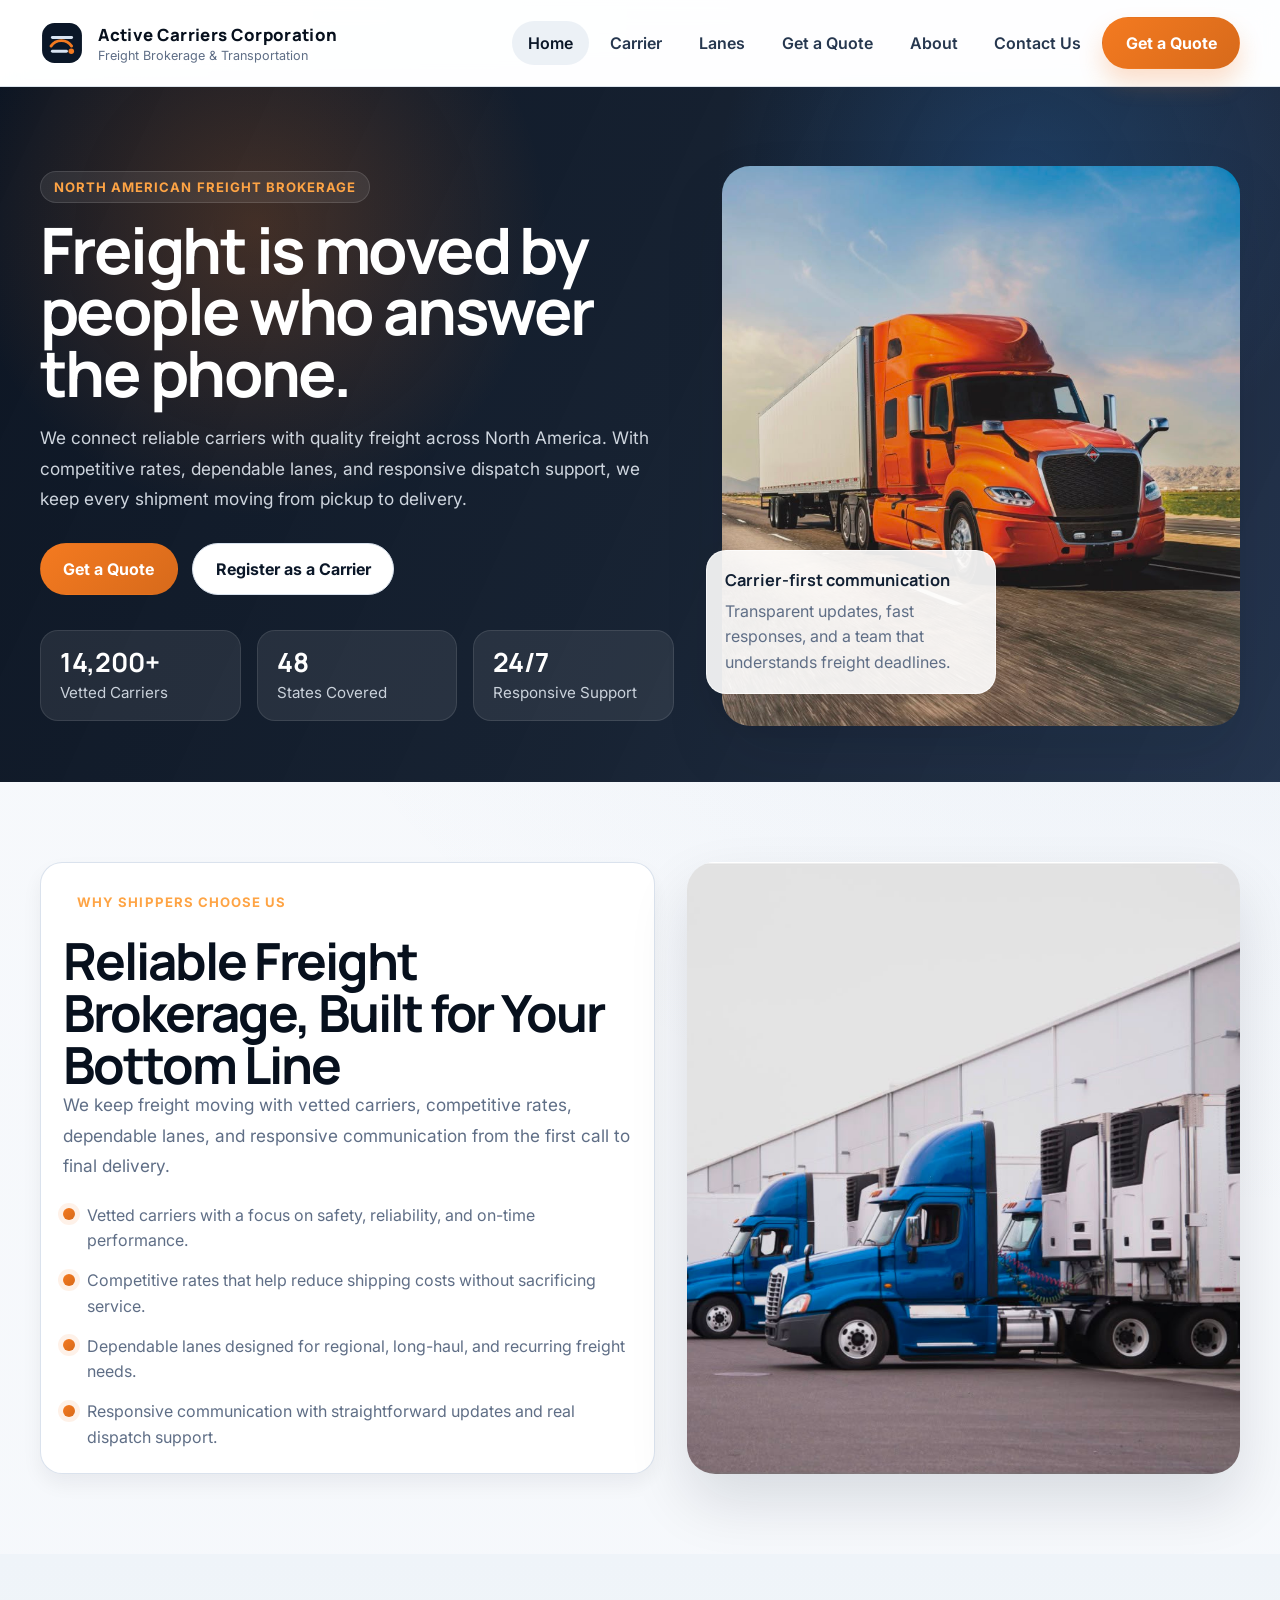
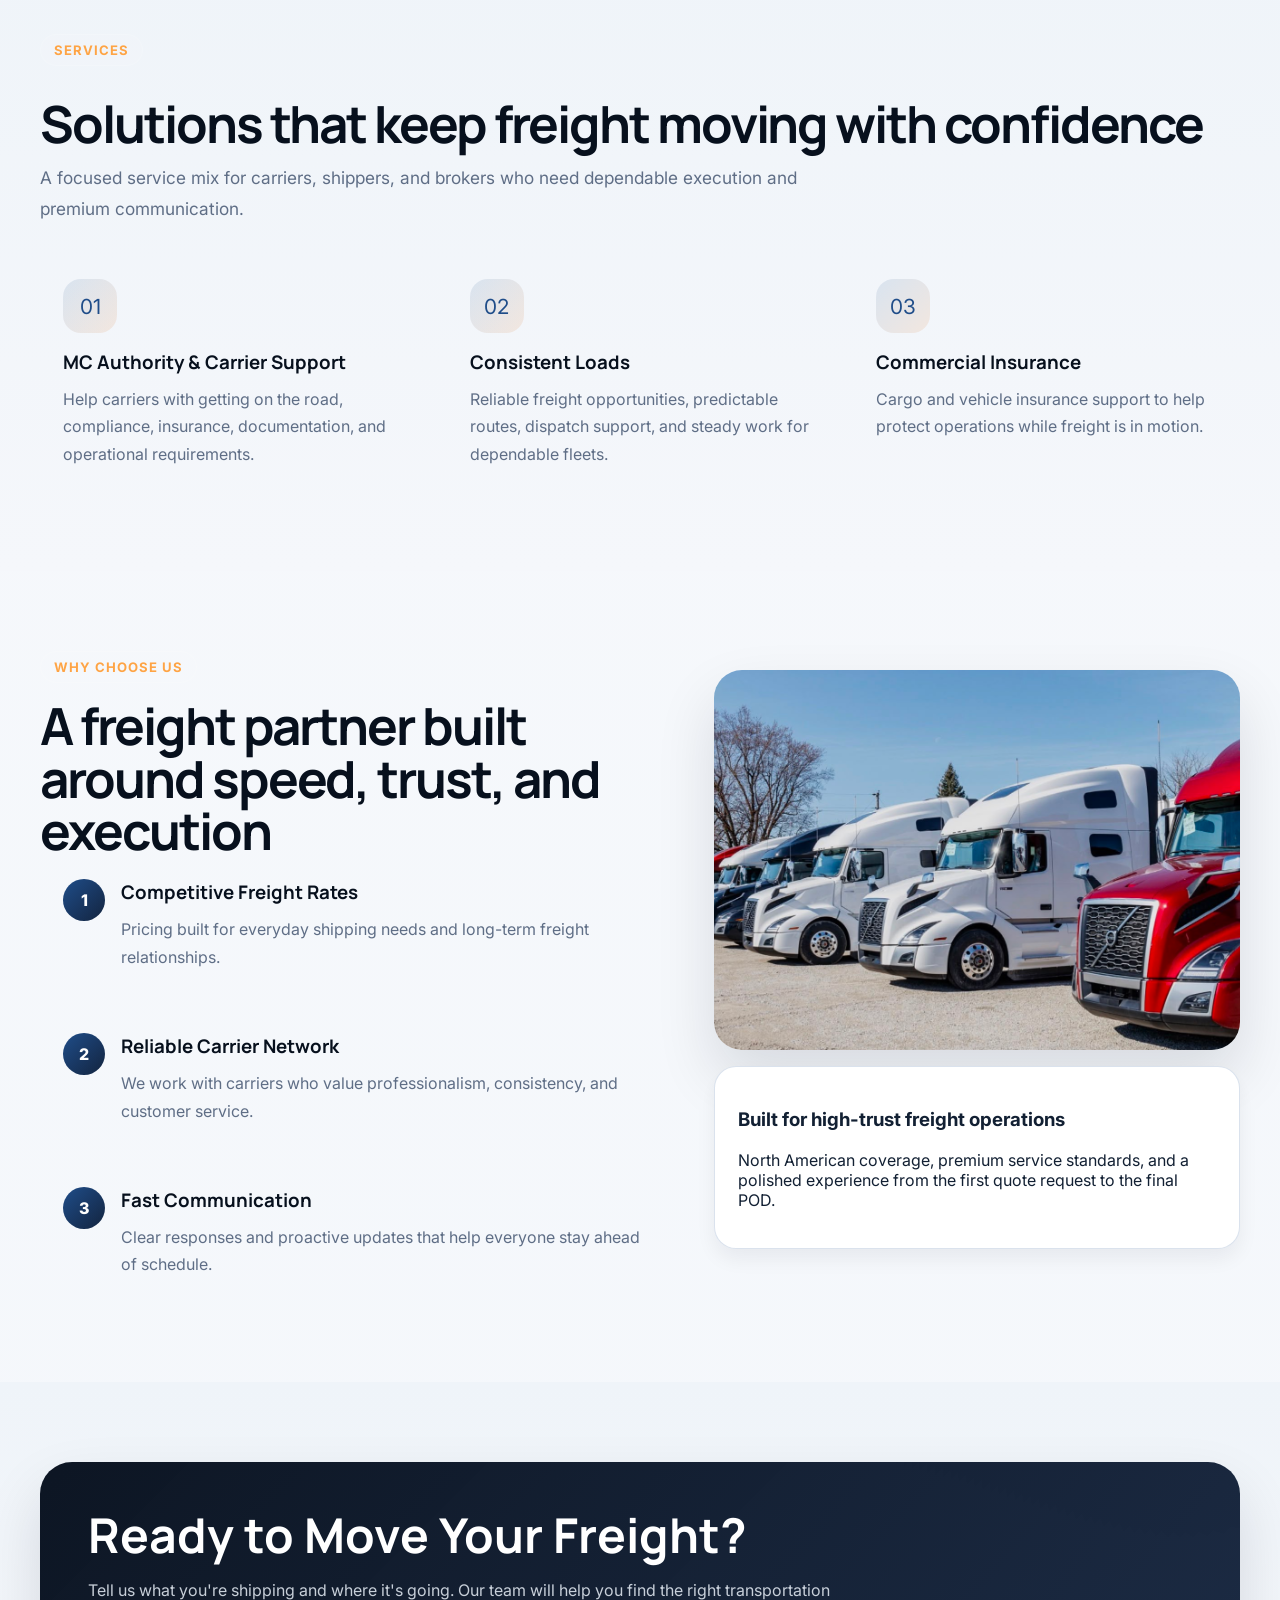
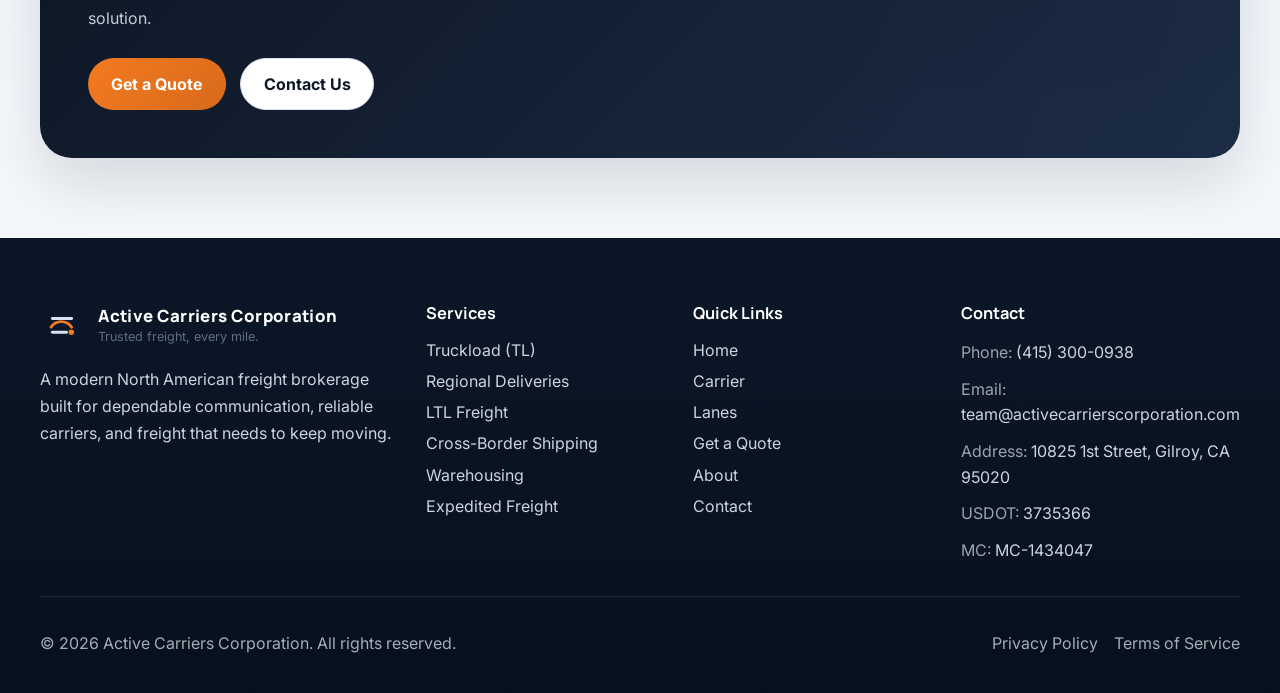
<file: index.html>
<!doctype html>
<html lang="en">
<head>
  <meta charset="utf-8">
  <meta name="viewport" content="width=device-width, initial-scale=1">
  <title>Active Carriers Corporation | Freight Brokerage & Transportation</title>
  <meta name="description" content="Active Carriers Corporation is a modern freight brokerage and transportation company connecting reliable carriers with quality freight across North America.">
  <meta name="robots" content="index, follow">
  <meta name="theme-color" content="#0B1728">
  <link rel="canonical" href="index.html">
  <meta property="og:type" content="website">
  <meta property="og:title" content="Active Carriers Corporation | Freight Brokerage & Transportation">
  <meta property="og:description" content="Connect with reliable carriers and quality freight across North America.">
  <meta property="og:url" content="index.html">
  <meta property="og:image" content="assets/logo/logo.svg">
  <meta name="twitter:card" content="summary">
  <meta name="twitter:title" content="Active Carriers Corporation | Freight Brokerage & Transportation">
  <meta name="twitter:description" content="Connect with reliable carriers and quality freight across North America.">
  <link rel="icon" type="image/svg+xml" href="assets/logo/logo.svg">
  <link rel="apple-touch-icon" href="assets/logo/logo.svg">
  <link rel="preconnect" href="https://fonts.googleapis.com">
  <link rel="preconnect" href="https://fonts.gstatic.com" crossorigin>
  <link href="https://fonts.googleapis.com/css2?family=Inter:wght@400;500;600;700;800&family=Manrope:wght@600;700;800&display=swap" rel="stylesheet">
  <link rel="stylesheet" href="css/style.css">
  <link rel="stylesheet" href="css/animations.css">
  <link rel="stylesheet" href="css/responsive.css">
  <script type="application/ld+json">
    {
      "@context": "https://schema.org",
      "@type": "Organization",
      "name": "Active Carriers Corporation",
      "url": "index.html",
      "logo": "assets/logo/logo.svg",
      "telephone": "+1-408-313-8667",
      "email": "team@activecarrierscorporation.com",
      "address": {
        "@type": "PostalAddress",
        "streetAddress": "10825 1st Street",
        "addressLocality": "Gilroy",
        "addressRegion": "CA",
        "postalCode": "95020",
        "addressCountry": "US"
      },
      "contactPoint": {
        "@type": "ContactPoint",
        "telephone": "+1-408-313-8667",
        "contactType": "customer service",
        "email": "team@activecarrierscorporation.com"
      }
    }
  </script>
</head>
<body data-page="home">
  <a class="sr-only" href="#main-content">Skip to content</a>
  <div data-site-header></div>

  <main id="main-content">
    <section class="hero">
      <div class="container hero__inner">
        <div data-reveal>
          <span class="hero__eyebrow">North American Freight Brokerage</span>
          <h1 class="hero__title">Freight is moved by people who answer the phone.</h1>
          <p class="hero__lead">
            We connect reliable carriers with quality freight across North America. With competitive rates, dependable lanes, and responsive dispatch support, we keep every shipment moving from pickup to delivery.
          </p>
          <div class="hero__actions">
            <a class="button button--accent" href="book-lane.html">Get a Quote</a>
            <a class="button button--secondary" href="carrier.html">Register as a Carrier</a>
          </div>
          <div class="hero__stats" aria-label="Company highlights">
            <div class="stat-card">
              <strong>14,200+</strong>
              <span>Vetted Carriers</span>
            </div>
            <div class="stat-card">
              <strong>48</strong>
              <span>States Covered</span>
            </div>
            <div class="stat-card">
              <strong>24/7</strong>
              <span>Responsive Support</span>
            </div>
          </div>
        </div>

        <div class="hero__media" data-reveal>
          <img class="hero__image" src="assets/images/image2.jpeg" alt="Semi truck driving along an open highway at sunset" loading="eager">
          <div class="hero__card">
            <h3>Carrier-first communication</h3>
            <p>Transparent updates, fast responses, and a team that understands freight deadlines.</p>
          </div>
        </div>
      </div>
    </section>

    <section class="section">
      <div class="container intro-grid">
        <div class="intro-panel" data-reveal>
          <span class="section__eyebrow">Why shippers choose us</span>
          <h2 class="section__title">Reliable Freight Brokerage, Built for Your Bottom Line</h2>
          <p class="section__lead">
            We keep freight moving with vetted carriers, competitive rates, dependable lanes, and responsive communication from the first call to final delivery.
          </p>
          <ul class="bullets">
            <li>Vetted carriers with a focus on safety, reliability, and on-time performance.</li>
            <li>Competitive rates that help reduce shipping costs without sacrificing service.</li>
            <li>Dependable lanes designed for regional, long-haul, and recurring freight needs.</li>
            <li>Responsive communication with straightforward updates and real dispatch support.</li>
          </ul>
        </div>
        <img class="intro-image" src="assets/images/image6.jpeg" alt="Freight truck parked near a logistics facility" loading="lazy" data-reveal>
      </div>
    </section>

    <section class="section section--muted">
      <div class="container">
        <div class="section__header" data-reveal>
          <span class="section__eyebrow">Services</span>
          <h2 class="section__title">Solutions that keep freight moving with confidence</h2>
          <p class="section__lead">A focused service mix for carriers, shippers, and brokers who need dependable execution and premium communication.</p>
        </div>
        <div class="cards-grid">
          <article class="service-card" data-reveal>
            <div class="service-card__icon">01</div>
            <h3>MC Authority & Carrier Support</h3>
            <p>Help carriers with getting on the road, compliance, insurance, documentation, and operational requirements.</p>
          </article>
          <article class="service-card" data-reveal>
            <div class="service-card__icon">02</div>
            <h3>Consistent Loads</h3>
            <p>Reliable freight opportunities, predictable routes, dispatch support, and steady work for dependable fleets.</p>
          </article>
          <article class="service-card" data-reveal>
            <div class="service-card__icon">03</div>
            <h3>Commercial Insurance</h3>
            <p>Cargo and vehicle insurance support to help protect operations while freight is in motion.</p>
          </article>
        </div>
      </div>
    </section>

    <section class="section">
      <div class="container feature-layout">
        <div data-reveal>
          <span class="section__eyebrow">Why choose us</span>
          <h2 class="section__title">A freight partner built around speed, trust, and execution</h2>
          <div class="advantage-list">
            <article class="advantage-card">
              <span class="advantage-card__index">1</span>
              <div>
                <h3>Competitive Freight Rates</h3>
                <p>Pricing built for everyday shipping needs and long-term freight relationships.</p>
              </div>
            </article>
            <article class="advantage-card">
              <span class="advantage-card__index">2</span>
              <div>
                <h3>Reliable Carrier Network</h3>
                <p>We work with carriers who value professionalism, consistency, and customer service.</p>
              </div>
            </article>
            <article class="advantage-card">
              <span class="advantage-card__index">3</span>
              <div>
                <h3>Fast Communication</h3>
                <p>Clear responses and proactive updates that help everyone stay ahead of schedule.</p>
              </div>
            </article>
            <!-- <article class="advantage-card">
              <span class="advantage-card__index">4</span>
              <div>
                <h3>Transparent Terms</h3>
                <p>Easy-to-understand expectations from booking through delivery and settlement.</p>
              </div>
            </article> -->
          </div>
        </div>
        <div data-reveal>
          <img class="feature-image" src="assets/images/image4.jpeg" alt="Logistics team planning freight operations" loading="lazy">
          <div class="info-panel" style="margin-top: 1rem;">
            <h3>Built for high-trust freight operations</h3>
            <p>North American coverage, premium service standards, and a polished experience from the first quote request to the final POD.</p>
          </div>
        </div>
      </div>
    </section>

    <section class="section section--muted">
      <div class="container">
        <div class="cta-block" data-reveal>
          <h2>Ready to Move Your Freight?</h2>
          <p>Tell us what you're shipping and where it's going. Our team will help you find the right transportation solution.</p>
          <div class="cta-block__actions">
            <a class="button button--accent" href="book-lane.html">Get a Quote</a>
            <a class="button button--secondary" href="contact.html">Contact Us</a>
          </div>
        </div>
      </div>
    </section>
  </main>

  <div data-site-footer></div>

  <script src="js/data.js"></script>
  <script src="js/main.js"></script>
</body>
</html>
</file>
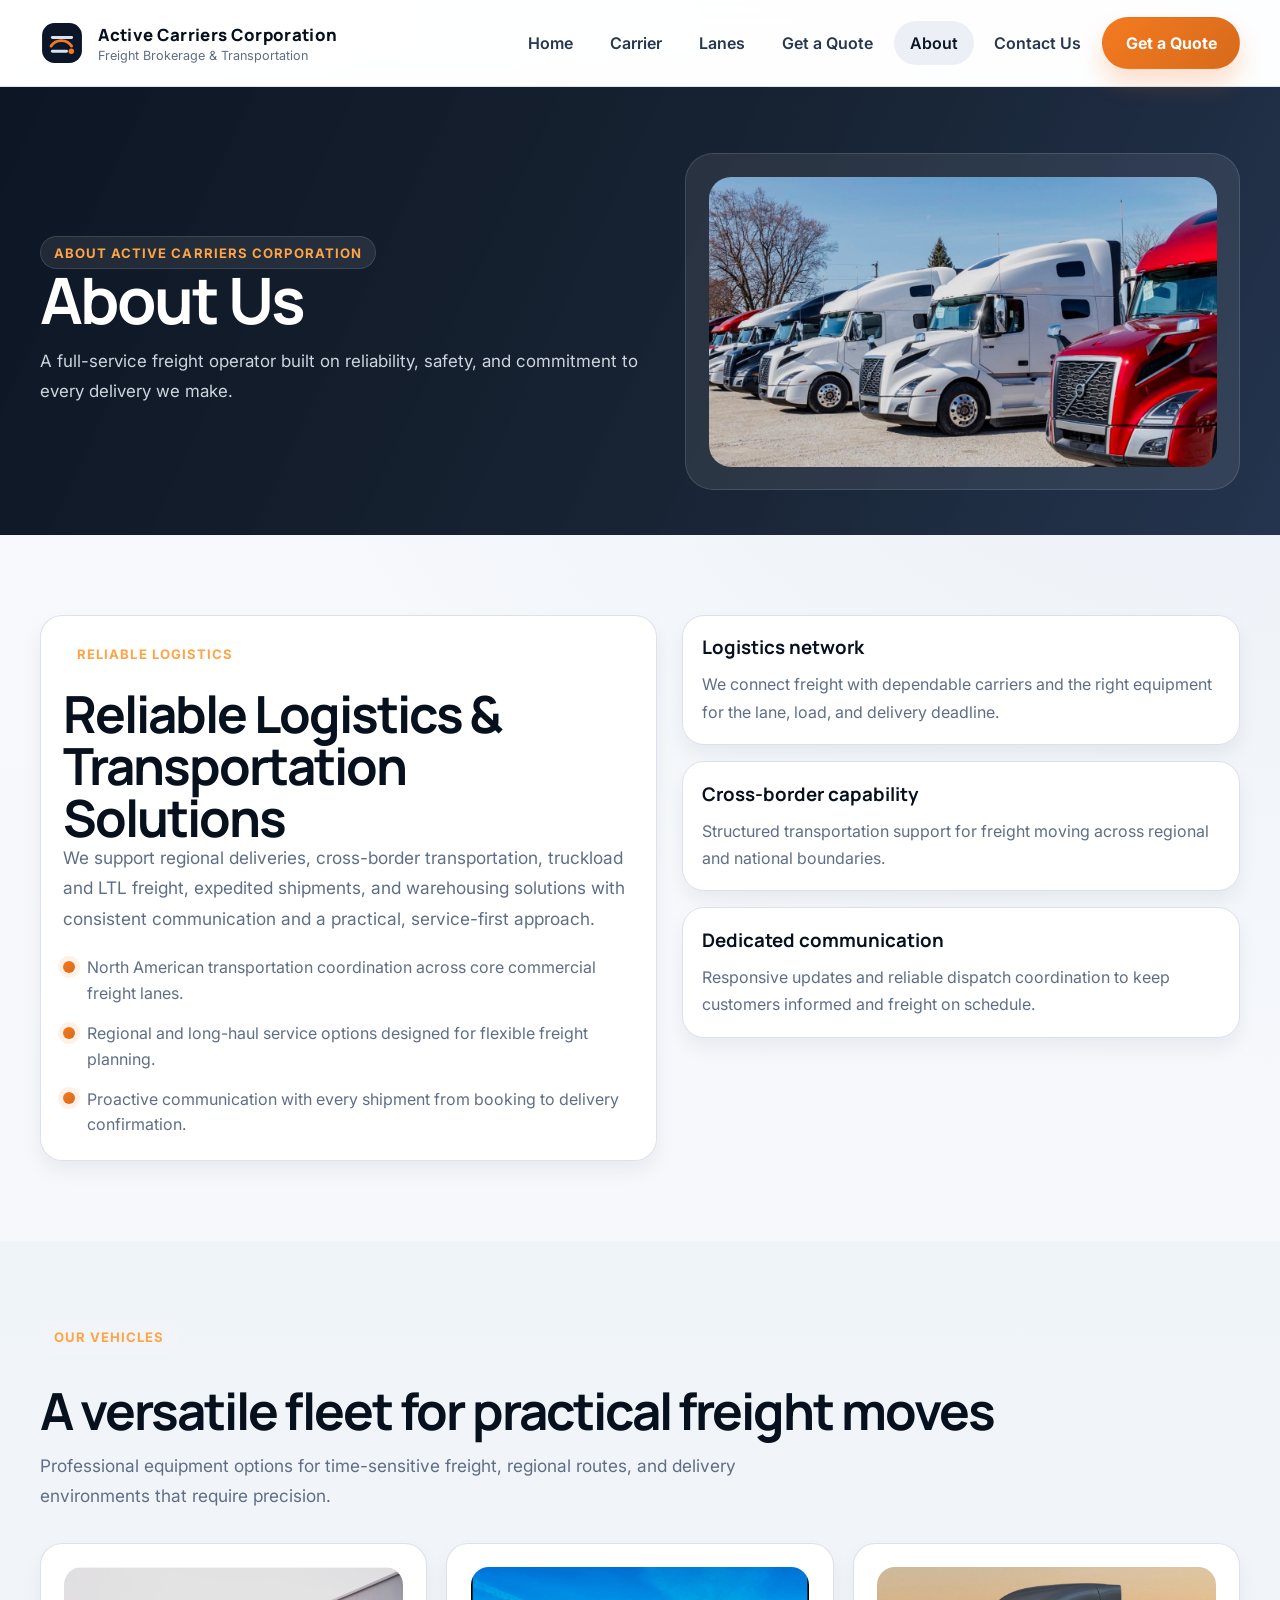
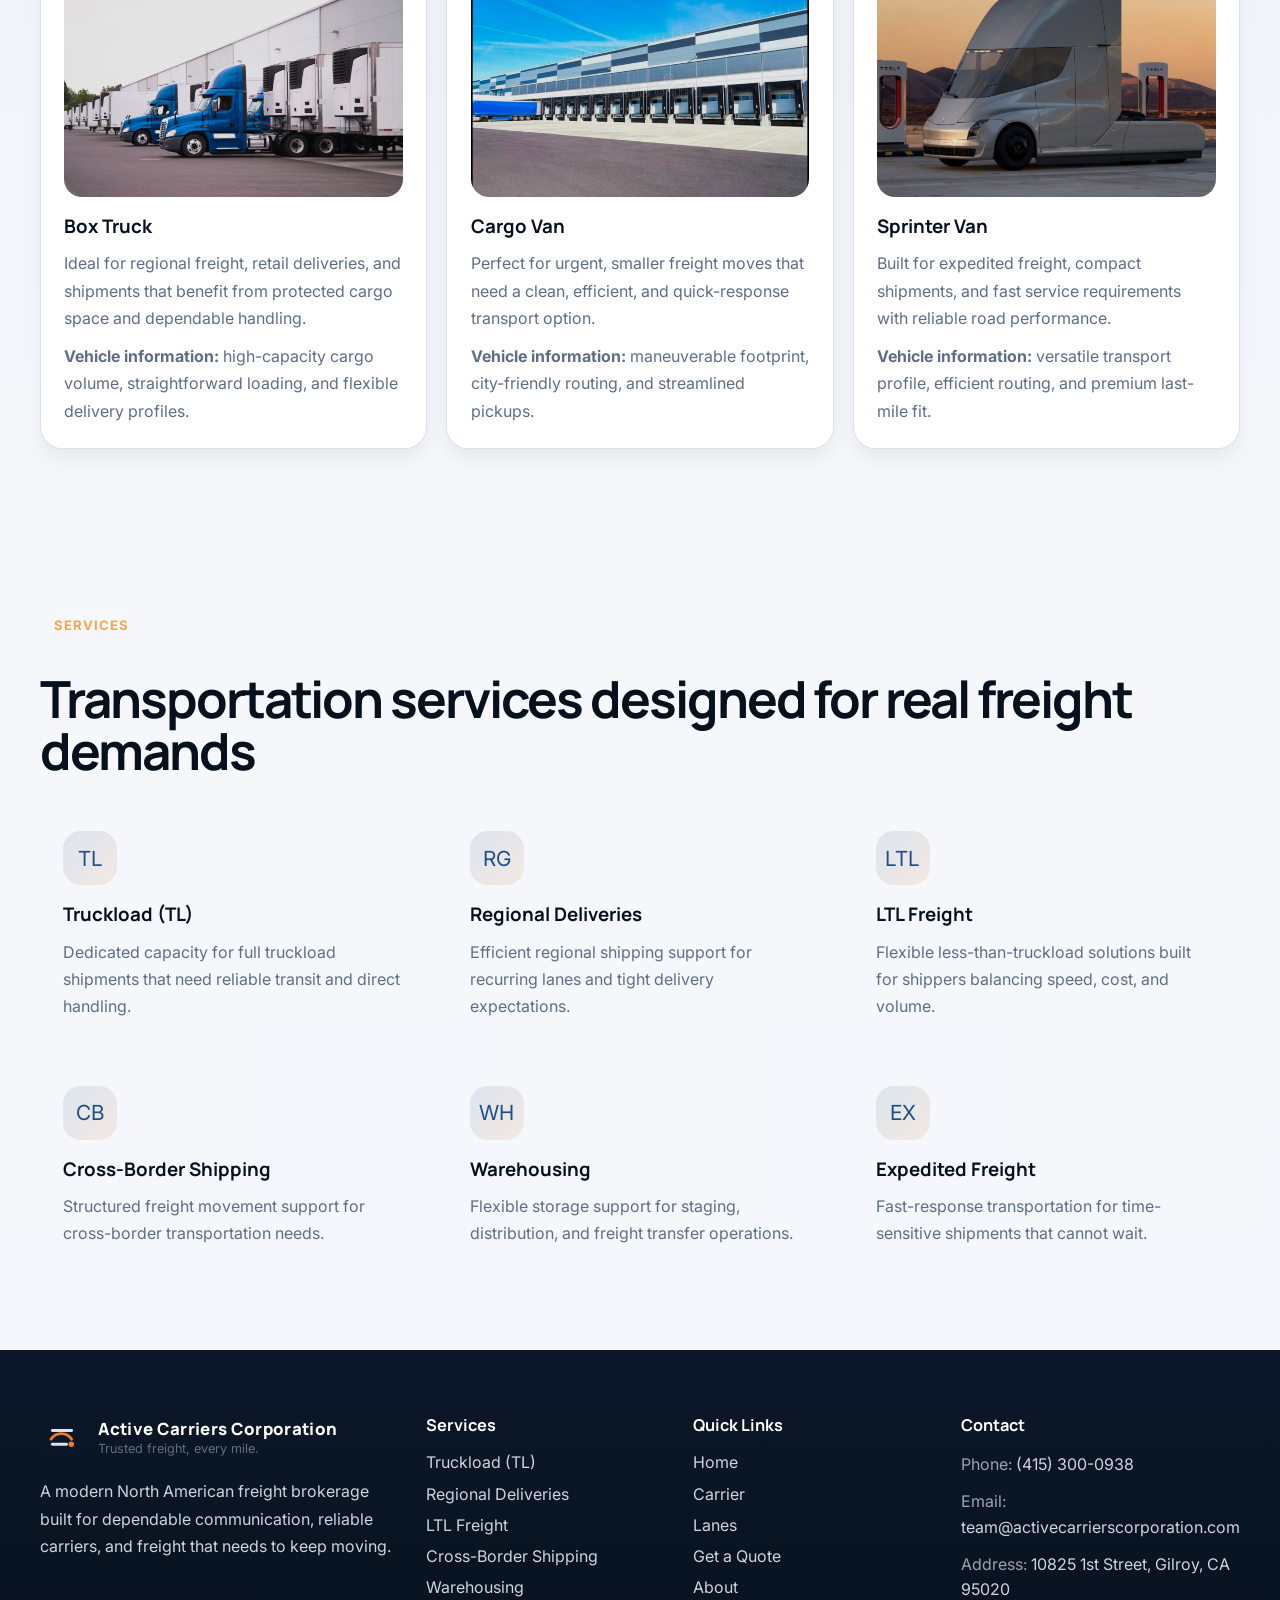
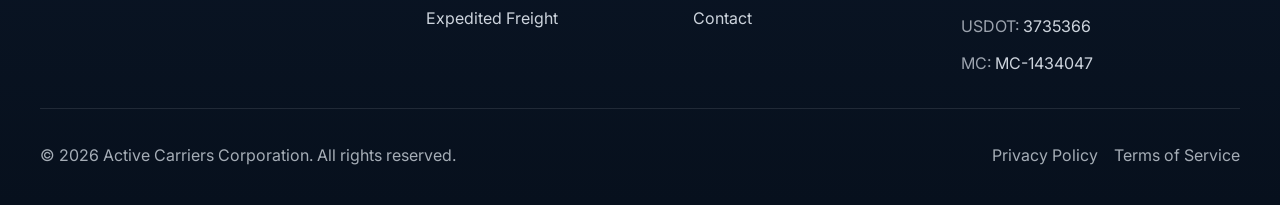
<file: about.html>
<!doctype html>
<html lang="en">
<head>
  <meta charset="utf-8">
  <meta name="viewport" content="width=device-width, initial-scale=1">
  <title>About Us | Active Carriers Corporation</title>
  <meta name="description" content="Learn about Active Carriers Corporation, a reliable logistics and transportation operator built on trust, safety, and communication.">
  <meta name="robots" content="index, follow">
  <meta name="theme-color" content="#0B1728">
  <link rel="canonical" href="about.html">
  <meta property="og:type" content="website">
  <meta property="og:title" content="About Us | Active Carriers Corporation">
  <meta property="og:description" content="Learn about Active Carriers Corporation, a reliable logistics and transportation operator built on trust, safety, and communication.">
  <meta property="og:url" content="about.html">
  <meta property="og:image" content="assets/logo/logo.svg">
  <meta name="twitter:card" content="summary">
  <meta name="twitter:title" content="About Us | Active Carriers Corporation">
  <meta name="twitter:description" content="Learn about Active Carriers Corporation, a reliable logistics and transportation operator built on trust, safety, and communication.">
  <link rel="icon" type="image/svg+xml" href="assets/logo/logo.svg">
  <link rel="apple-touch-icon" href="assets/logo/logo.svg">
  <link rel="preconnect" href="https://fonts.googleapis.com">
  <link rel="preconnect" href="https://fonts.gstatic.com" crossorigin>
  <link href="https://fonts.googleapis.com/css2?family=Inter:wght@400;500;600;700;800&family=Manrope:wght@600;700;800&display=swap" rel="stylesheet">
  <link rel="stylesheet" href="css/style.css">
  <link rel="stylesheet" href="css/animations.css">
  <link rel="stylesheet" href="css/responsive.css">
</head>
<body data-page="about">
  <a class="sr-only" href="#main-content">Skip to content</a>
  <div data-site-header></div>

  <main id="main-content">
    <section class="page-hero">
      <div class="container page-hero__inner">
        <div data-reveal>
          <span class="hero__eyebrow">About Active Carriers Corporation</span>
          <h1 class="page-hero__title">About Us</h1>
          <p class="page-hero__subtitle">
            A full-service freight operator built on reliability, safety, and commitment to every delivery we make.
          </p>
        </div>
        <div class="page-hero__panel" data-reveal>
          <img src="assets/images/image4.jpeg" alt="Professional warehouse and transportation facility" loading="lazy">
        </div>
      </div>
    </section>

    <section class="section">
      <div class="container two-column">
        <div class="intro-panel" data-reveal>
          <span class="section__eyebrow">Reliable logistics</span>
          <h2 class="section__title">Reliable Logistics & Transportation Solutions</h2>
          <p class="section__lead">
            We support regional deliveries, cross-border transportation, truckload and LTL freight, expedited shipments, and warehousing solutions with consistent communication and a practical, service-first approach.
          </p>
          <ul class="bullets">
            <li>North American transportation coordination across core commercial freight lanes.</li>
            <li>Regional and long-haul service options designed for flexible freight planning.</li>
            <li>Proactive communication with every shipment from booking to delivery confirmation.</li>
          </ul>
        </div>
        <div class="info-stack" data-reveal>
          <article class="info-card">
            <h3>Logistics network</h3>
            <p>We connect freight with dependable carriers and the right equipment for the lane, load, and delivery deadline.</p>
          </article>
          <article class="info-card">
            <h3>Cross-border capability</h3>
            <p>Structured transportation support for freight moving across regional and national boundaries.</p>
          </article>
          <article class="info-card">
            <h3>Dedicated communication</h3>
            <p>Responsive updates and reliable dispatch coordination to keep customers informed and freight on schedule.</p>
          </article>
        </div>
      </div>
    </section>

    <section class="section section--muted">
      <div class="container" id="vehicles">
        <div class="section__header" data-reveal>
          <span class="section__eyebrow">Our Vehicles</span>
          <h2 class="section__title">A versatile fleet for practical freight moves</h2>
          <p class="section__lead">Professional equipment options for time-sensitive freight, regional routes, and delivery environments that require precision.</p>
        </div>
        <div class="cards-grid">
          <article class="vehicle-card" data-reveal>
            <img class="vehicle-card__image" src="assets/images/image6.jpeg" alt="Box truck in a logistics yard" loading="lazy">
            <h3>Box Truck</h3>
            <p>Ideal for regional freight, retail deliveries, and shipments that benefit from protected cargo space and dependable handling.</p>
            <p><strong>Vehicle information:</strong> high-capacity cargo volume, straightforward loading, and flexible delivery profiles.</p>
          </article>
          <article class="vehicle-card" data-reveal>
            <img class="vehicle-card__image" src="assets/images/image7.jpeg" alt="Cargo van parked beside a warehouse" loading="lazy">
            <h3>Cargo Van</h3>
            <p>Perfect for urgent, smaller freight moves that need a clean, efficient, and quick-response transport option.</p>
            <p><strong>Vehicle information:</strong> maneuverable footprint, city-friendly routing, and streamlined pickups.</p>
          </article>
          <article class="vehicle-card" data-reveal>
            <img class="vehicle-card__image" src="assets/images/image8.jpeg" alt="Sprinter van on a roadway" loading="lazy">
            <h3>Sprinter Van</h3>
            <p>Built for expedited freight, compact shipments, and fast service requirements with reliable road performance.</p>
            <p><strong>Vehicle information:</strong> versatile transport profile, efficient routing, and premium last-mile fit.</p>
          </article>
        </div>
      </div>
    </section>

    <section class="section" id="services">
      <div class="container">
        <div class="section__header" data-reveal>
          <span class="section__eyebrow">Services</span>
          <h2 class="section__title">Transportation services designed for real freight demands</h2>
        </div>
        <div class="cards-grid">
          <article class="service-card" data-reveal>
            <div class="service-card__icon">TL</div>
            <h3>Truckload (TL)</h3>
            <p>Dedicated capacity for full truckload shipments that need reliable transit and direct handling.</p>
          </article>
          <article class="service-card" data-reveal>
            <div class="service-card__icon">RG</div>
            <h3>Regional Deliveries</h3>
            <p>Efficient regional shipping support for recurring lanes and tight delivery expectations.</p>
          </article>
          <article class="service-card" data-reveal>
            <div class="service-card__icon">LTL</div>
            <h3>LTL Freight</h3>
            <p>Flexible less-than-truckload solutions built for shippers balancing speed, cost, and volume.</p>
          </article>
          <article class="service-card" data-reveal>
            <div class="service-card__icon">CB</div>
            <h3>Cross-Border Shipping</h3>
            <p>Structured freight movement support for cross-border transportation needs.</p>
          </article>
          <article class="service-card" data-reveal>
            <div class="service-card__icon">WH</div>
            <h3>Warehousing</h3>
            <p>Flexible storage support for staging, distribution, and freight transfer operations.</p>
          </article>
          <article class="service-card" data-reveal>
            <div class="service-card__icon">EX</div>
            <h3>Expedited Freight</h3>
            <p>Fast-response transportation for time-sensitive shipments that cannot wait.</p>
          </article>
        </div>
      </div>
    </section>
  </main>

  <div data-site-footer></div>

  <script src="js/data.js"></script>
  <script src="js/main.js"></script>
</body>
</html>
</file>
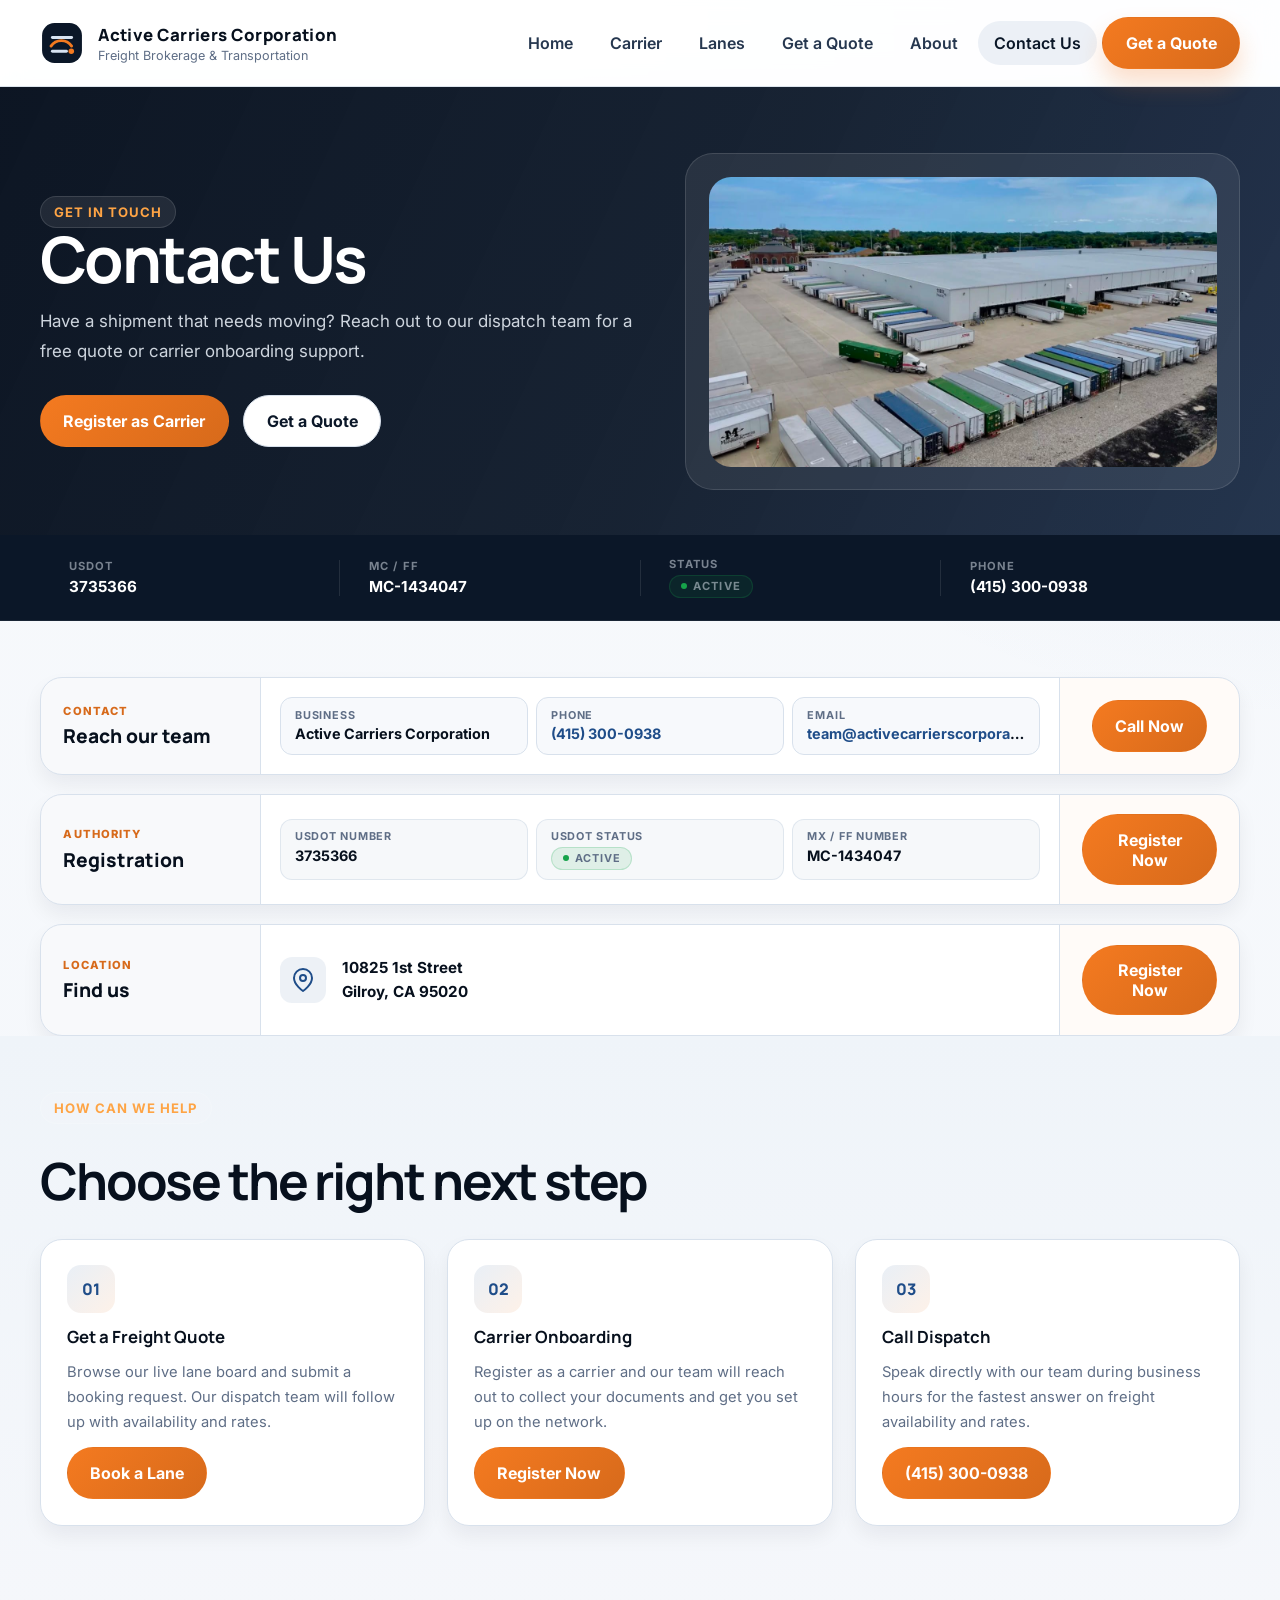
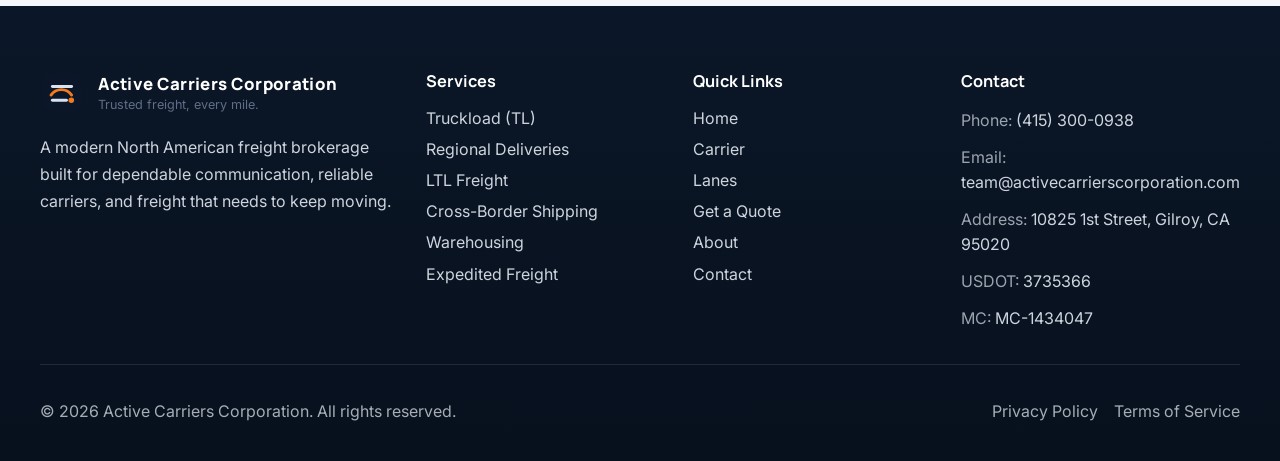
<file: contact.html>
<!doctype html>
<html lang="en">
<head>
  <meta charset="utf-8">
  <meta name="viewport" content="width=device-width, initial-scale=1">
  <title>Contact Us | Active Carriers Corporation</title>
  <meta name="description" content="Contact Active Carriers Corporation for freight quotes, carrier support, and transportation questions.">
  <meta name="robots" content="index, follow">
  <meta name="theme-color" content="#0B1728">
  <link rel="canonical" href="contact.html">
  <meta property="og:type" content="website">
  <meta property="og:title" content="Contact Us | Active Carriers Corporation">
  <meta property="og:description" content="Contact Active Carriers Corporation for freight quotes, carrier support, and transportation questions.">
  <meta property="og:url" content="contact.html">
  <meta property="og:image" content="assets/logo/logo.svg">
  <meta name="twitter:card" content="summary">
  <meta name="twitter:title" content="Contact Us | Active Carriers Corporation">
  <meta name="twitter:description" content="Contact Active Carriers Corporation for freight quotes, carrier support, and transportation questions.">
  <link rel="icon" type="image/svg+xml" href="assets/logo/logo.svg">
  <link rel="apple-touch-icon" href="assets/logo/logo.svg">
  <link rel="preconnect" href="https://fonts.googleapis.com">
  <link rel="preconnect" href="https://fonts.gstatic.com" crossorigin>
  <link href="https://fonts.googleapis.com/css2?family=Inter:wght@400;500;600;700;800&family=Manrope:wght@600;700;800&display=swap" rel="stylesheet">
  <link rel="stylesheet" href="css/style.css">
  <link rel="stylesheet" href="css/animations.css">
  <link rel="stylesheet" href="css/responsive.css">
</head>
<body data-page="contact">
  <a class="sr-only" href="#main-content">Skip to content</a>
  <div data-site-header></div>

  <main id="main-content">

    <!-- ── HERO ──────────────────────────────────────────────────────── -->
    <section class="page-hero contact-hero">
      <div class="container page-hero__inner">
        <div data-reveal>
          <span class="hero__eyebrow">Get in touch</span>
          <h1 class="page-hero__title">Contact Us</h1>
          <p class="page-hero__subtitle">
            Have a shipment that needs moving? Reach out to our dispatch team for a free quote or carrier onboarding support.
          </p>
          <div class="hero__actions">
            <a class="button button--accent" href="carrier.html">Register as Carrier</a>
            <a class="button button--secondary" href="book-lane.html">Get a Quote</a>
          </div>
        </div>
        <div class="page-hero__panel" data-reveal>
          <img src="assets/images/image5.jpeg" alt="Commercial trucks staged in a logistics yard" loading="lazy">
        </div>
      </div>
    </section>

    <!-- ── QUICK STAT BAR ─────────────────────────────────────────────── -->
    <div class="contact-stat-bar" data-reveal data-contact-stat-bar>
      <!-- populated by script -->
    </div>

    <!-- ── MAIN DETAIL ROW ────────────────────────────────────────────── -->
    <section class="section contact-section">
      <div class="container">
        <div class="contact-detail-row">

          <!-- Card 1: Contact info -->
          <div class="contact-detail-card" data-reveal data-contact-info-card>
            <!-- populated by script -->
          </div>

          <!-- Card 2: Authority & Registration -->
          <div class="contact-detail-card contact-detail-card--authority" data-reveal data-contact-auth-card>
            <!-- populated by script -->
          </div>

          <!-- Card 3: Location / map -->
          <div class="contact-detail-card contact-detail-card--location" data-reveal data-contact-location-card>
            <!-- populated by script -->
          </div>

        </div>
      </div>
    </section>

    <!-- ── CTA ROW ────────────────────────────────────────────────────── -->
    <section class="section section--muted contact-cta-section">
      <div class="container">
        <div class="section__header" data-reveal>
          <span class="section__eyebrow">How can we help</span>
          <h2 class="section__title">Choose the right next step</h2>
        </div>
        <div class="contact-cta-row">
          <article class="contact-cta-card" data-reveal>
            <div class="contact-cta-card__icon">01</div>
            <h3>Get a Freight Quote</h3>
            <p>Browse our live lane board and submit a booking request. Our dispatch team will follow up with availability and rates.</p>
            <a class="button button--accent" href="book-lane.html">Book a Lane</a>
          </article>
          <article class="contact-cta-card" data-reveal>
            <div class="contact-cta-card__icon">02</div>
            <h3>Carrier Onboarding</h3>
            <p>Register as a carrier and our team will reach out to collect your documents and get you set up on the network.</p>
            <a class="button button--accent" href="carrier.html">Register Now</a>
          </article>
          <article class="contact-cta-card contact-cta-card--call" data-reveal data-contact-cta-call>
            <!-- phone CTA populated by script -->
          </article>
        </div>
      </div>
    </section>

  </main>

  <div data-site-footer></div>

  <script src="js/data.js"></script>
  <script src="js/main.js"></script>
  <script>
    (function () {
      document.addEventListener("DOMContentLoaded", function () {
        var c = (window.PAK_TRANSPORTATION && window.PAK_TRANSPORTATION.company) || {};
        var tel = (c.phone || "").replace(/[^+\d]/g, "");
        var statusClass = "status-badge status-badge--" + (c.usdotStatus || "").toLowerCase();

        // ── Stat bar ──────────────────────────────────────────────────
        var statBar = document.querySelector("[data-contact-stat-bar]");
        if (statBar) {
          statBar.innerHTML =
            '<div class="container">' +
              '<div class="contact-stat-bar__inner">' +
                '<div class="contact-stat">' +
                  '<span>USDOT</span><strong>' + (c.usdot || "—") + '</strong>' +
                '</div>' +
                '<div class="contact-stat-divider"></div>' +
                '<div class="contact-stat">' +
                  '<span>MC / FF</span><strong>' + (c.mc || "—") + '</strong>' +
                '</div>' +
                '<div class="contact-stat-divider"></div>' +
                '<div class="contact-stat">' +
                  '<span>Status</span>' +
                  '<strong><span class="' + statusClass + '">' + (c.usdotStatus || "—") + '</span></strong>' +
                '</div>' +
                '<div class="contact-stat-divider"></div>' +
                '<div class="contact-stat">' +
                  '<span>Phone</span>' +
                  '<strong><a href="tel:' + tel + '">' + (c.phone || "—") + '</a></strong>' +
                '</div>' +
                // '<div class="contact-stat-divider"></div>' +
                // '<div class="contact-stat">' +
                //   '<span>Hours</span><strong>' + (c.hours || "—") + '</strong>' +
                // '</div>' +
              '</div>' +
            '</div>';
        }

        // ── Contact info card ─────────────────────────────────────────
        var infoCard = document.querySelector("[data-contact-info-card]");
        if (infoCard) {
          infoCard.innerHTML =
            '<div class="contact-detail-card__header">' +
              '<span class="contact-detail-card__eyebrow">Contact</span>' +
              '<h2 class="contact-detail-card__title">Reach our team</h2>' +
            '</div>' +
            '<ul class="contact-detail-list">' +
              '<li>' +
                '<span class="contact-detail-list__label">Business</span>' +
                '<strong class="contact-detail-list__value" title="' + (c.name || "") + '">' + (c.name || "—") + '</strong>' +
              '</li>' +
              '<li>' +
                '<span class="contact-detail-list__label">Phone</span>' +
                '<strong class="contact-detail-list__value"><a href="tel:' + tel + '">' + (c.phone || "—") + '</a></strong>' +
              '</li>' +
              '<li>' +
                '<span class="contact-detail-list__label">Email</span>' +
                '<strong class="contact-detail-list__value" title="' + (c.email || "") + '"><a href="mailto:' + (c.email || "") + '">' + (c.email || "—") + '</a></strong>' +
              '</li>' +
            '</ul>' +
            '<div class="contact-detail-card__cta">' +
              '<a class="button button--accent" href="tel:' + tel + '">Call Now</a>' +
            '</div>';
        }

        // ── Authority card ────────────────────────────────────────────
        var authCard = document.querySelector("[data-contact-auth-card]");
        if (authCard) {
          authCard.innerHTML =
            '<div class="contact-detail-card__header">' +
              '<span class="contact-detail-card__eyebrow">Authority</span>' +
              '<h2 class="contact-detail-card__title">Registration</h2>' +
            '</div>' +
            '<ul class="contact-auth-list">' +
              '<li>' +
                '<span>USDOT Number</span>' +
                '<strong>' + (c.usdot || "—") + '</strong>' +
              '</li>' +
              '<li>' +
                '<span>USDOT Status</span>' +
                '<strong><span class="' + statusClass + '">' + (c.usdotStatus || "—") + '</span></strong>' +
              '</li>' +
              '<li>' +
                '<span>MX / FF Number</span>' +
                '<strong>' + (c.mc || "—") + '</strong>' +
              '</li>' +
            '</ul>' +
            '<div class="contact-detail-card__cta">' +
              '<a class="button button--accent" href="carrier.html">Register Now</a>' +
            '</div>';
        }

        // ── Location card ─────────────────────────────────────────────
        var locCard = document.querySelector("[data-contact-location-card]");
        if (locCard) {
          var fullAddress = (c.address || "") + ', ' + (c.city || "") + ', ' + (c.state || "") + ' ' + (c.zip || "");
          locCard.innerHTML =
            '<div class="contact-detail-card__header">' +
              '<span class="contact-detail-card__eyebrow">Location</span>' +
              '<h2 class="contact-detail-card__title">Find us</h2>' +
            '</div>' +
            '<div class="contact-location-block">' +
              '<div class="contact-location-pin">' +
                '<svg width="24" height="24" viewBox="0 0 24 24" fill="none" stroke="currentColor" stroke-width="2" stroke-linecap="round" stroke-linejoin="round" aria-hidden="true"><path d="M21 10c0 7-9 13-9 13s-9-6-9-13a9 9 0 0 1 18 0z"/><circle cx="12" cy="10" r="3"/></svg>' +
              '</div>' +
              '<address class="contact-location-address">' +
                (c.address || "") + '<br>' +
                (c.city || "") + ', ' + (c.state || "") + ' ' + (c.zip || "") +
              '</address>' +
            '</div>' +
            '<div class="contact-detail-card__cta">' +
              '<a class="button button--accent" href="carrier.html#registration-form">Register Now</a>' +
            '</div>';
        }

        // ── Call CTA card ─────────────────────────────────────────────
        var ctaCall = document.querySelector("[data-contact-cta-call]");
        if (ctaCall) {
          ctaCall.innerHTML =
            '<div class="contact-cta-card__icon">03</div>' +
            '<h3>Call Dispatch</h3>' +
            '<p>Speak directly with our team during business hours for the fastest answer on freight availability and rates.</p>' +
            '<a class="button button--accent" href="tel:' + tel + '">' + (c.phone || "Call Us") + '</a>';
        }
      });
    })();
  </script>
</body>
</html>
</file>
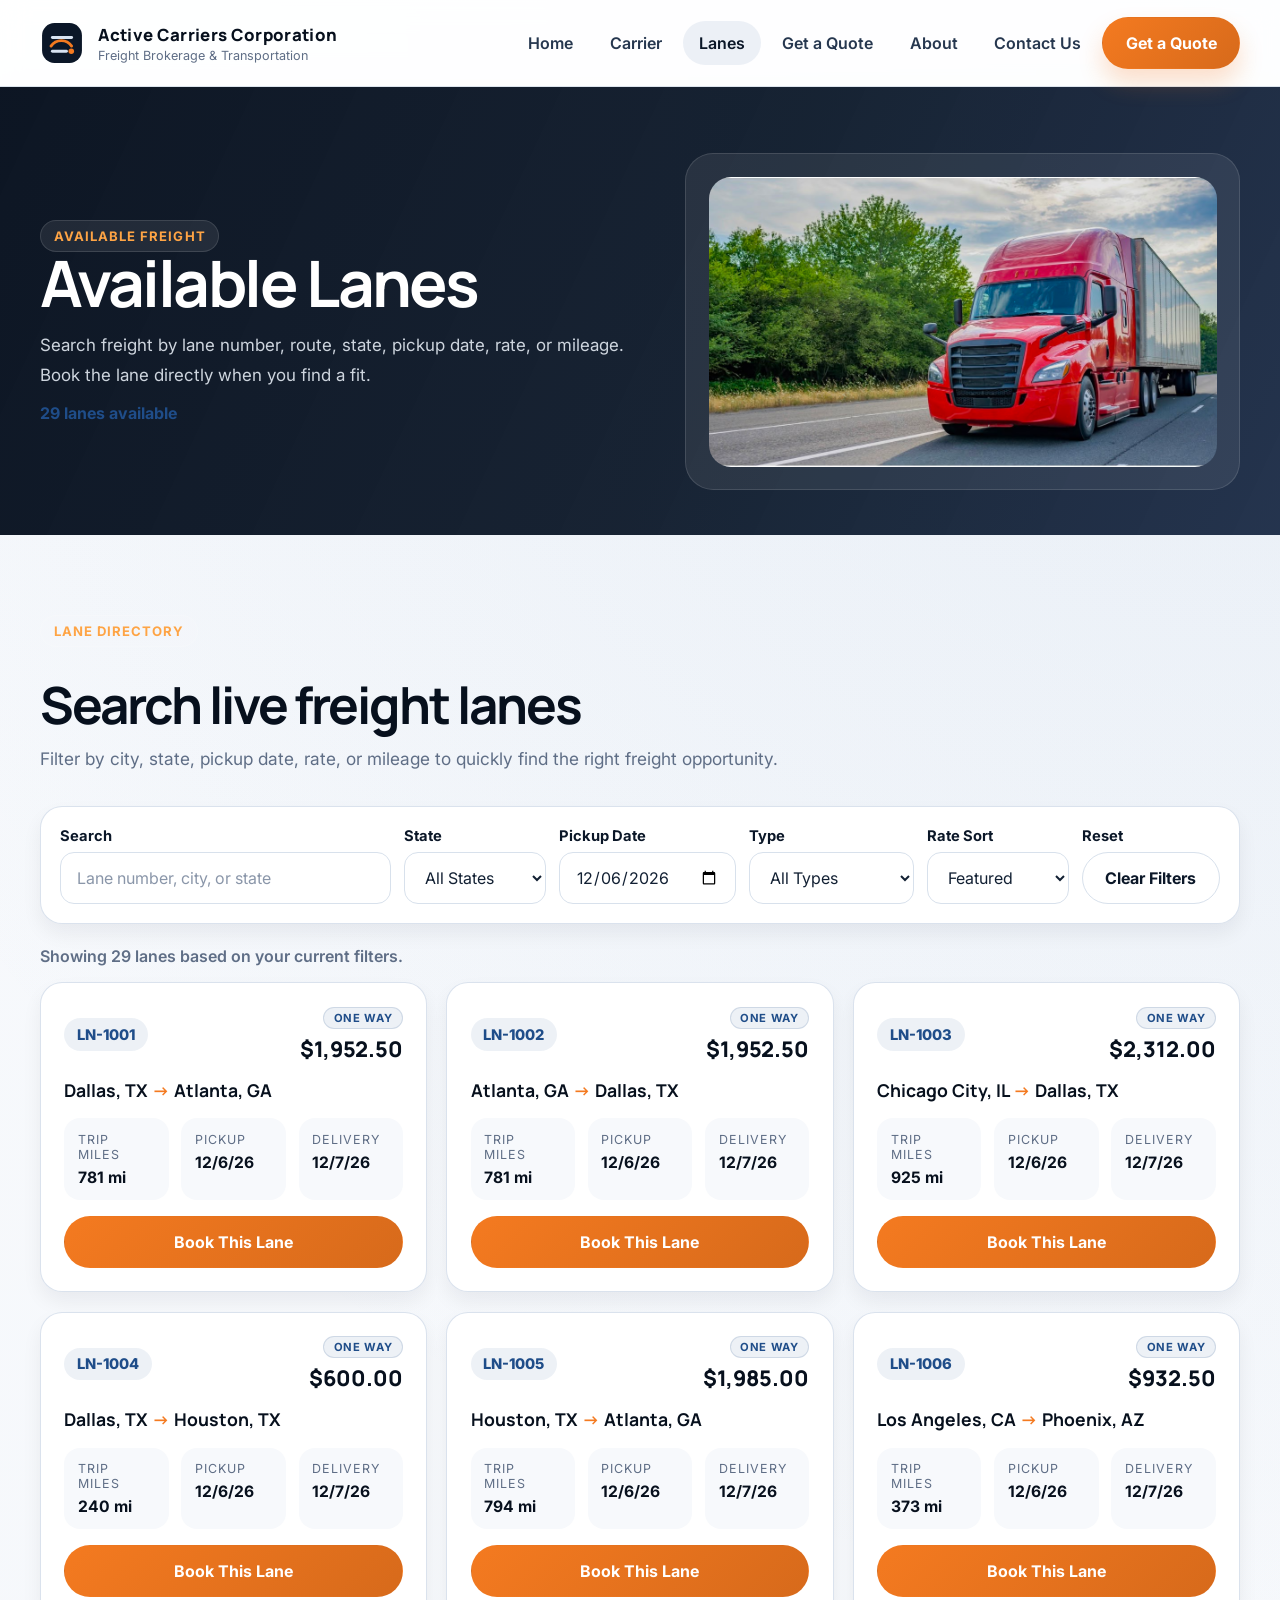
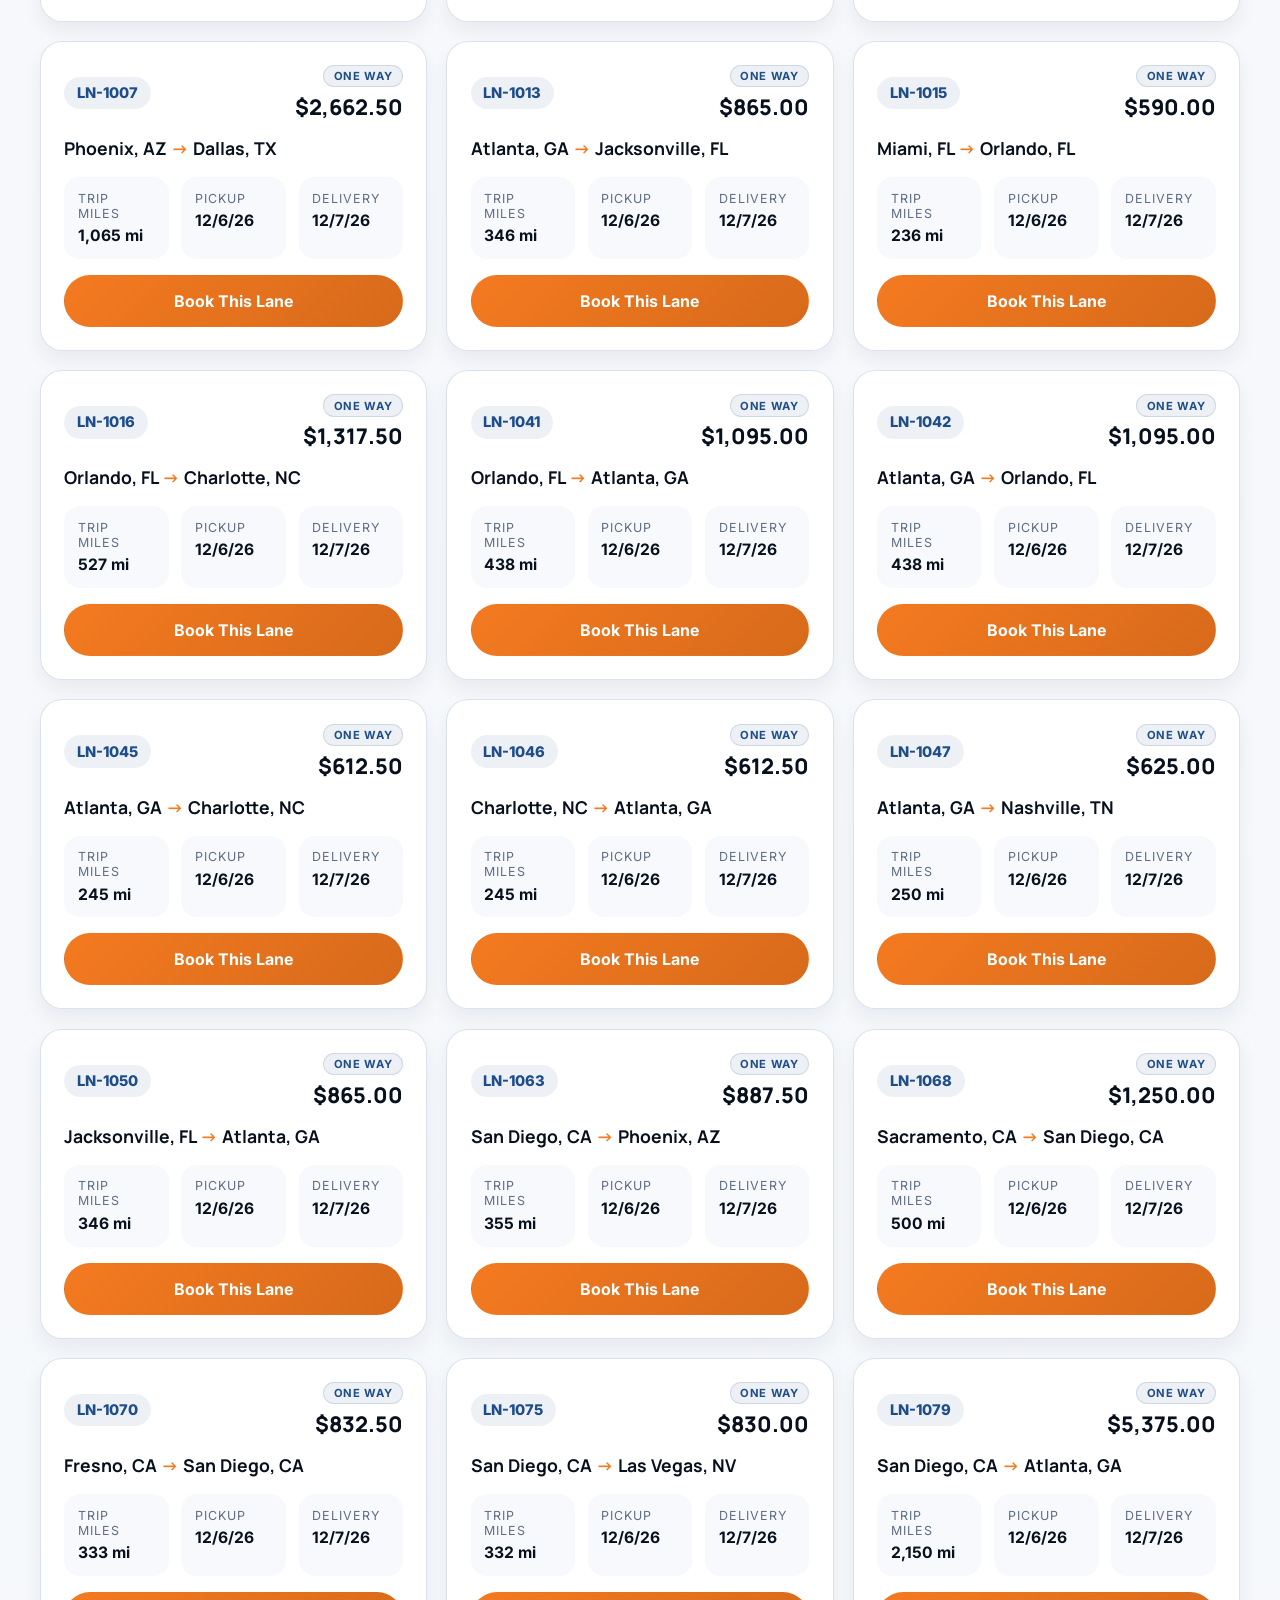
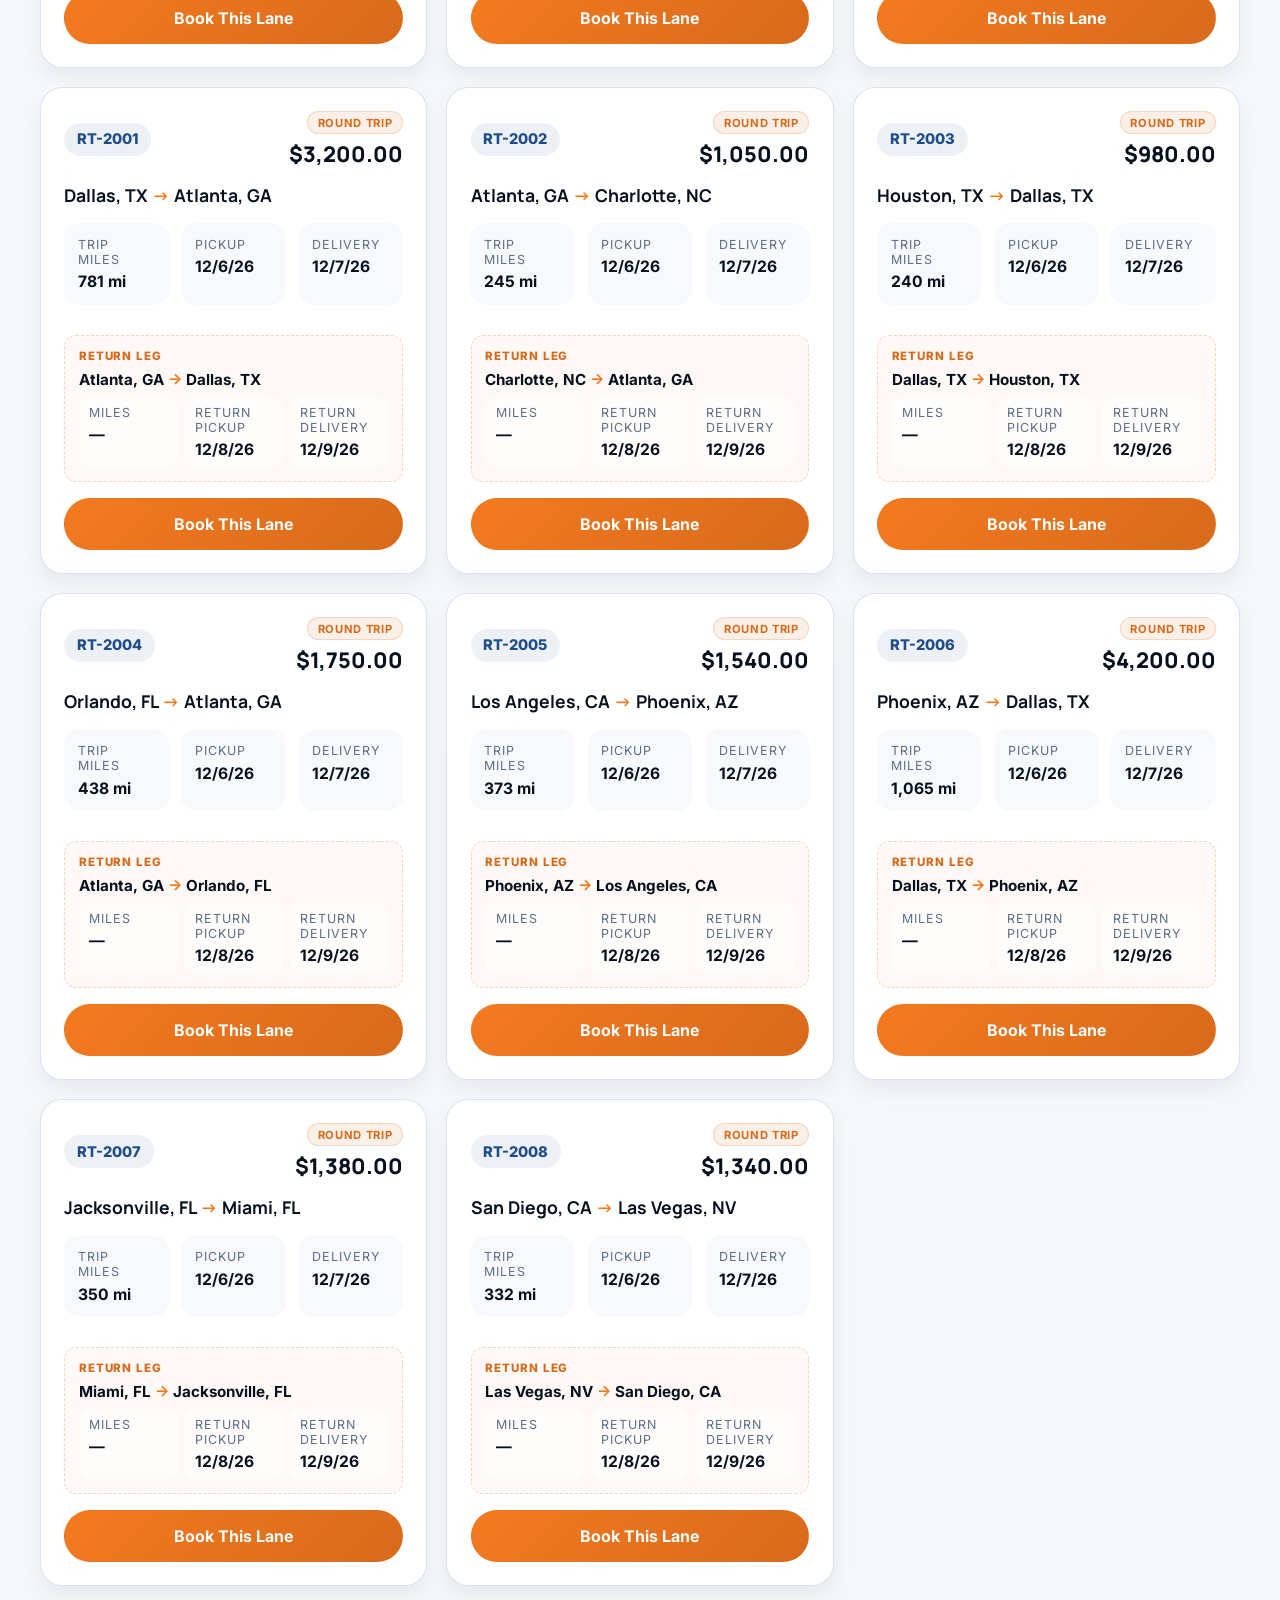
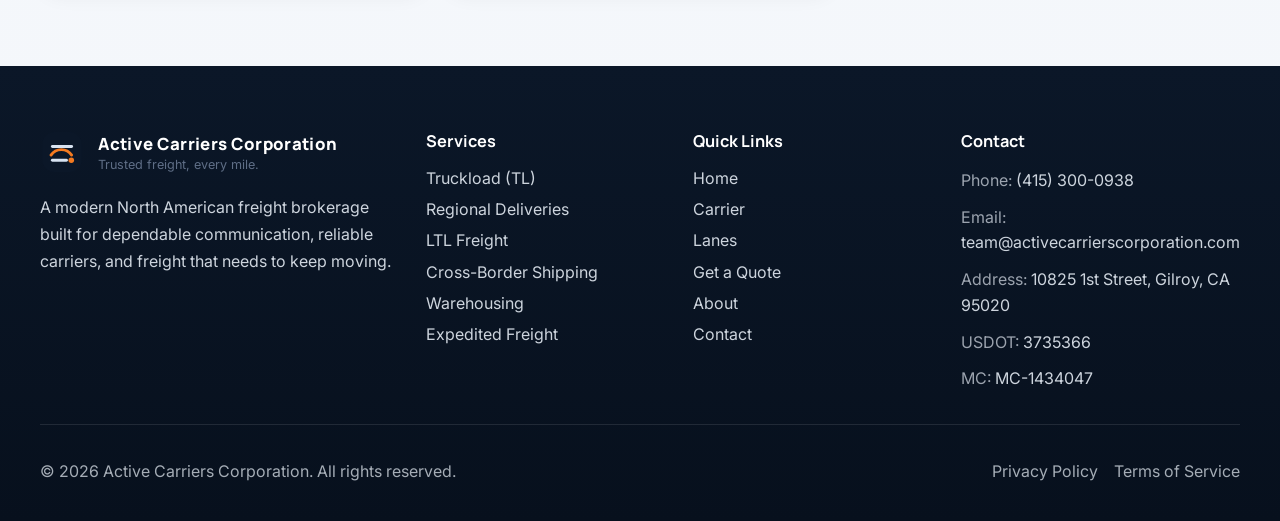
<file: lanes.html>
<!doctype html>
<html lang="en">
<head>
  <meta charset="utf-8">
  <meta name="viewport" content="width=device-width, initial-scale=1">
  <title>Available Lanes | Active Carriers Corporation</title>
  <meta name="description" content="Browse available freight lanes, filter by state or date, and book the lane that fits your operation.">
  <meta name="robots" content="index, follow">
  <meta name="theme-color" content="#0B1728">
  <link rel="canonical" href="lanes.html">
  <meta property="og:type" content="website">
  <meta property="og:title" content="Available Lanes | Active Carriers Corporation">
  <meta property="og:description" content="Browse available freight lanes, filter by state or date, and book the lane that fits your operation.">
  <meta property="og:url" content="lanes.html">
  <meta property="og:image" content="assets/logo/logo.svg">
  <meta name="twitter:card" content="summary">
  <meta name="twitter:title" content="Available Lanes | Active Carriers Corporation">
  <meta name="twitter:description" content="Browse available freight lanes and book the lane that fits your operation.">
  <link rel="icon" type="image/svg+xml" href="assets/logo/logo.svg">
  <link rel="apple-touch-icon" href="assets/logo/logo.svg">
  <link rel="preconnect" href="https://fonts.googleapis.com">
  <link rel="preconnect" href="https://fonts.gstatic.com" crossorigin>
  <link href="https://fonts.googleapis.com/css2?family=Inter:wght@400;500;600;700;800&family=Manrope:wght@600;700;800&display=swap" rel="stylesheet">
  <link rel="stylesheet" href="css/style.css">
  <link rel="stylesheet" href="css/animations.css">
  <link rel="stylesheet" href="css/responsive.css">
</head>
<body data-page="lanes">
  <a class="sr-only" href="#main-content">Skip to content</a>
  <div data-site-header></div>

  <main id="main-content" data-lane-page>
    <section class="page-hero">
      <div class="container page-hero__inner">
        <div data-reveal>
          <span class="hero__eyebrow">Available Freight</span>
          <h1 class="page-hero__title">Available Lanes</h1>
          <p class="page-hero__subtitle">
            Search freight by lane number, route, state, pickup date, rate, or mileage. Book the lane directly when you find a fit.
          </p>
          <div class="lane-summary" data-lane-summary></div>
        </div>
        <div class="page-hero__panel" data-reveal>
          <img src="assets/images/image1.jpeg" alt="Freight truck moving through an open highway corridor" loading="lazy">
        </div>
      </div>
    </section>

    <section class="section">
      <div class="container">
        <div class="section__header lane-section__header" data-reveal>
          <span class="section__eyebrow">Lane directory</span>
          <h2 class="section__title">Search live freight lanes</h2>
          <p class="section__lead">Filter by city, state, pickup date, rate, or mileage to quickly find the right freight opportunity.</p>
        </div>

        <div class="lane-tools" data-reveal>
          <div class="lane-tools__grid">
            <div class="field">
              <label for="lane-search">Search</label>
              <input id="lane-search" data-search-filter type="search" placeholder="Lane number, city, or state">
            </div>
            <div class="field">
              <label for="lane-state">State</label>
              <select id="lane-state" data-state-filter></select>
            </div>
            <div class="field">
              <label for="lane-date">Pickup Date</label>
              <input id="lane-date" data-date-filter type="date">
            </div>
            <div class="field">
              <label for="lane-type">Type</label>
              <select id="lane-type" data-type-filter>
                <option value="all">All Types</option>
                <option value="one-way">One Way</option>
                <option value="round-trip">Round Trip</option>
              </select>
            </div>
            <div class="field">
              <label for="lane-sort">Rate Sort</label>
              <select id="lane-sort" data-sort-filter>
                <option value="featured">Featured</option>
                <option value="rate-asc">Rate: Low to High</option>
                <option value="rate-desc">Rate: High to Low</option>
                <option value="miles-asc">Miles: Low to High</option>
                <option value="miles-desc">Miles: High to Low</option>
              </select>
            </div>
            <div class="field">
              <label for="lane-reset">Reset</label>
              <button id="lane-reset" class="button button--secondary" type="button" data-reset-filters>Clear Filters</button>
            </div>
          </div>
        </div>

        <div class="lane-section__summary" data-reveal>
          <p class="lane-section__summary-text" data-lane-section-summary aria-live="polite">Use the filters above to narrow the load board.</p>
        </div>

        <div class="lane-grid" data-lane-grid></div>
      </div>
    </section>
  </main>

  <div data-site-footer></div>

  <script src="js/data.js"></script>
  <script src="js/main.js"></script>
  <script src="js/lanes.js"></script>
</body>
</html>
</file>
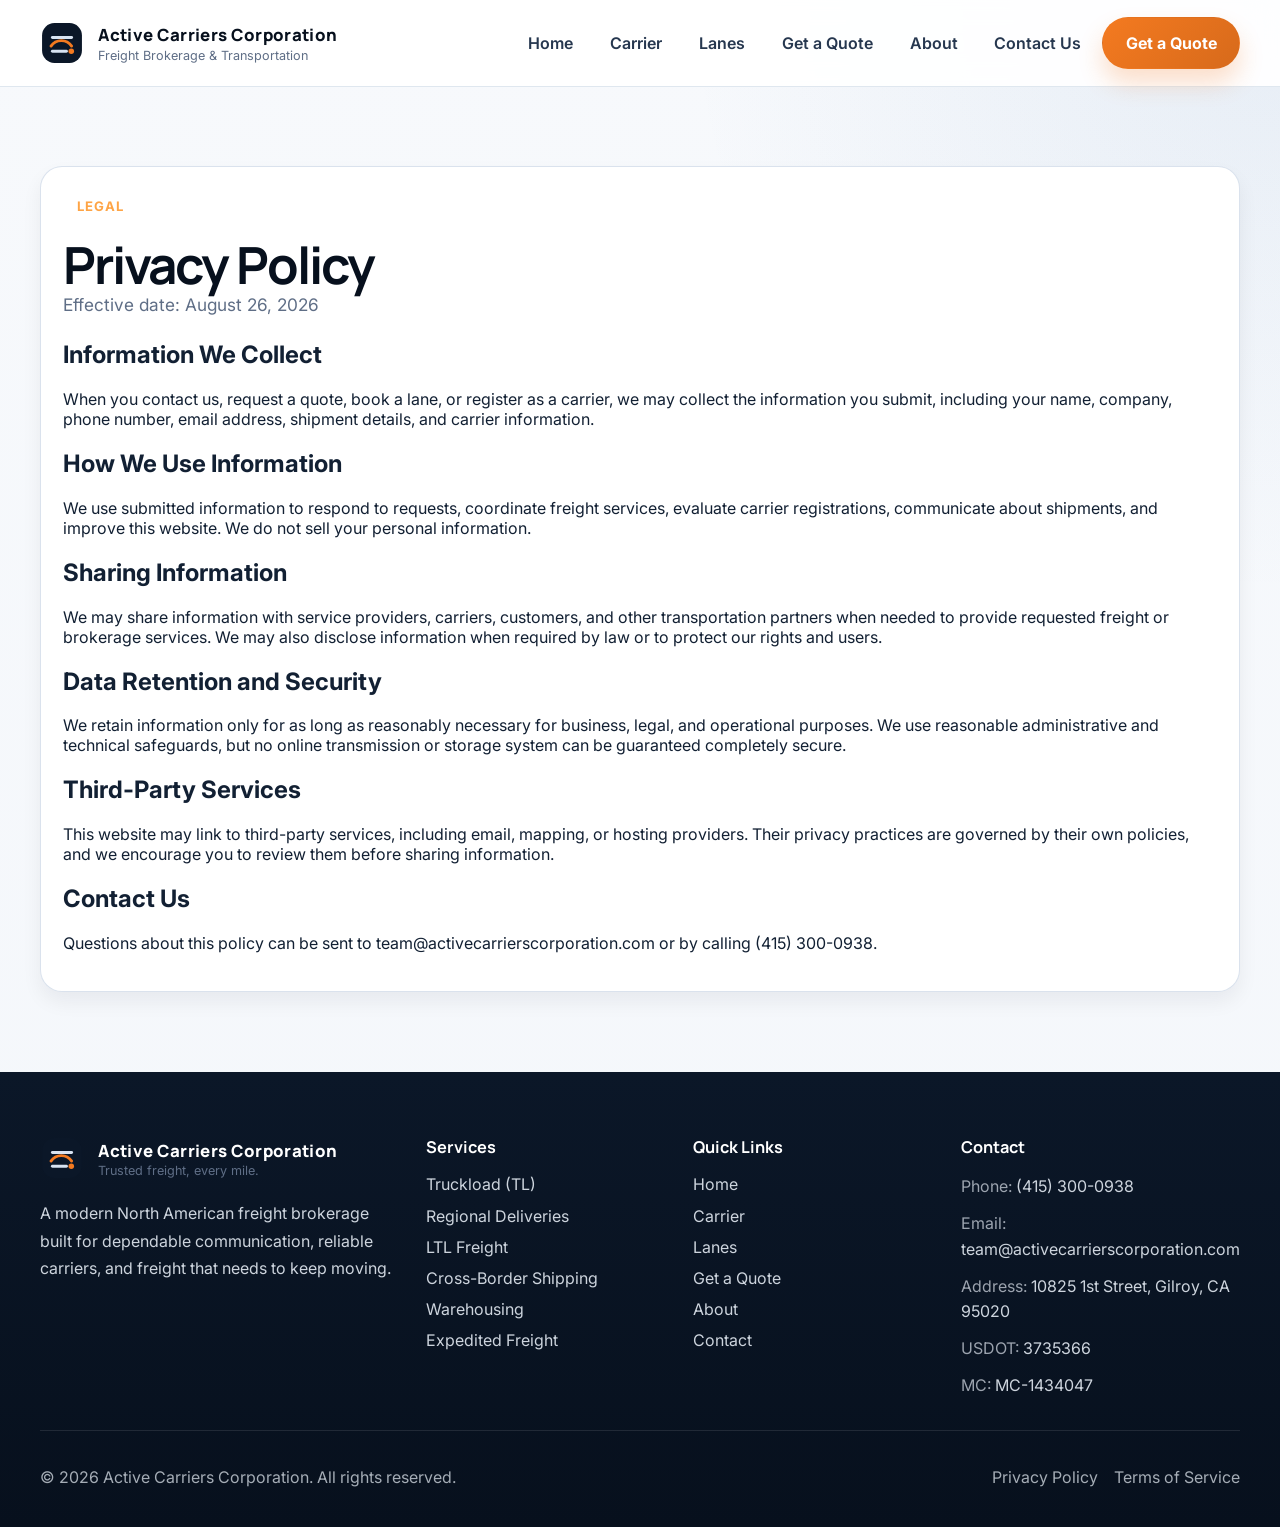
<file: privacy.html>
<!doctype html>
<html lang="en">
<head>
  <meta charset="utf-8">
  <meta name="viewport" content="width=device-width, initial-scale=1">
  <title>Privacy Policy | Active Carriers Corporation</title>
  <meta name="description" content="Read the Active Carriers Corporation privacy policy for information about how website inquiries and registration data are handled.">
  <meta name="robots" content="index, follow">
  <meta name="theme-color" content="#0B1728">
  <link rel="canonical" href="privacy.html">
  <meta property="og:type" content="website">
  <meta property="og:title" content="Privacy Policy | Active Carriers Corporation">
  <meta property="og:description" content="Read the Active Carriers Corporation privacy policy for information about how website inquiries and registration data are handled.">
  <meta property="og:url" content="privacy.html">
  <meta property="og:image" content="assets/logo/logo.svg">
  <meta name="twitter:card" content="summary">
  <meta name="twitter:title" content="Privacy Policy | Active Carriers Corporation">
  <meta name="twitter:description" content="Read the Active Carriers Corporation privacy policy for information about how website inquiries and registration data are handled.">
  <link rel="icon" type="image/svg+xml" href="assets/logo/logo.svg">
  <link rel="apple-touch-icon" href="assets/logo/logo.svg">
  <link rel="preconnect" href="https://fonts.googleapis.com">
  <link rel="preconnect" href="https://fonts.gstatic.com" crossorigin>
  <link href="https://fonts.googleapis.com/css2?family=Inter:wght@400;500;600;700;800&family=Manrope:wght@600;700;800&display=swap" rel="stylesheet">
  <link rel="stylesheet" href="css/style.css">
  <link rel="stylesheet" href="css/animations.css">
  <link rel="stylesheet" href="css/responsive.css">
</head>
<body data-page="privacy">
  <div data-site-header></div>
  <main id="main-content">
    <section class="section">
      <div class="container intro-panel">
        <span class="section__eyebrow">Legal</span>
        <h1 class="section__title">Privacy Policy</h1>
        <p class="section__lead">Effective date: August 26, 2026</p>
        <h2>Information We Collect</h2>
        <p>When you contact us, request a quote, book a lane, or register as a carrier, we may collect the information you submit, including your name, company, phone number, email address, shipment details, and carrier information.</p>
        <h2>How We Use Information</h2>
        <p>We use submitted information to respond to requests, coordinate freight services, evaluate carrier registrations, communicate about shipments, and improve this website. We do not sell your personal information.</p>
        <h2>Sharing Information</h2>
        <p>We may share information with service providers, carriers, customers, and other transportation partners when needed to provide requested freight or brokerage services. We may also disclose information when required by law or to protect our rights and users.</p>
        <h2>Data Retention and Security</h2>
        <p>We retain information only for as long as reasonably necessary for business, legal, and operational purposes. We use reasonable administrative and technical safeguards, but no online transmission or storage system can be guaranteed completely secure.</p>
        <h2>Third-Party Services</h2>
        <p>This website may link to third-party services, including email, mapping, or hosting providers. Their privacy practices are governed by their own policies, and we encourage you to review them before sharing information.</p>
        <h2>Contact Us</h2>
        <p>Questions about this policy can be sent to <a href="mailto:team@activecarrierscorporation.com">team@activecarrierscorporation.com</a> or by calling <a href="tel:+14083138667">(415) 300-0938</a>.</p>
      </div>
    </section>
  </main>
  <div data-site-footer></div>
  <script src="js/data.js"></script>
  <script src="js/main.js"></script>
</body>
</html>
</file>
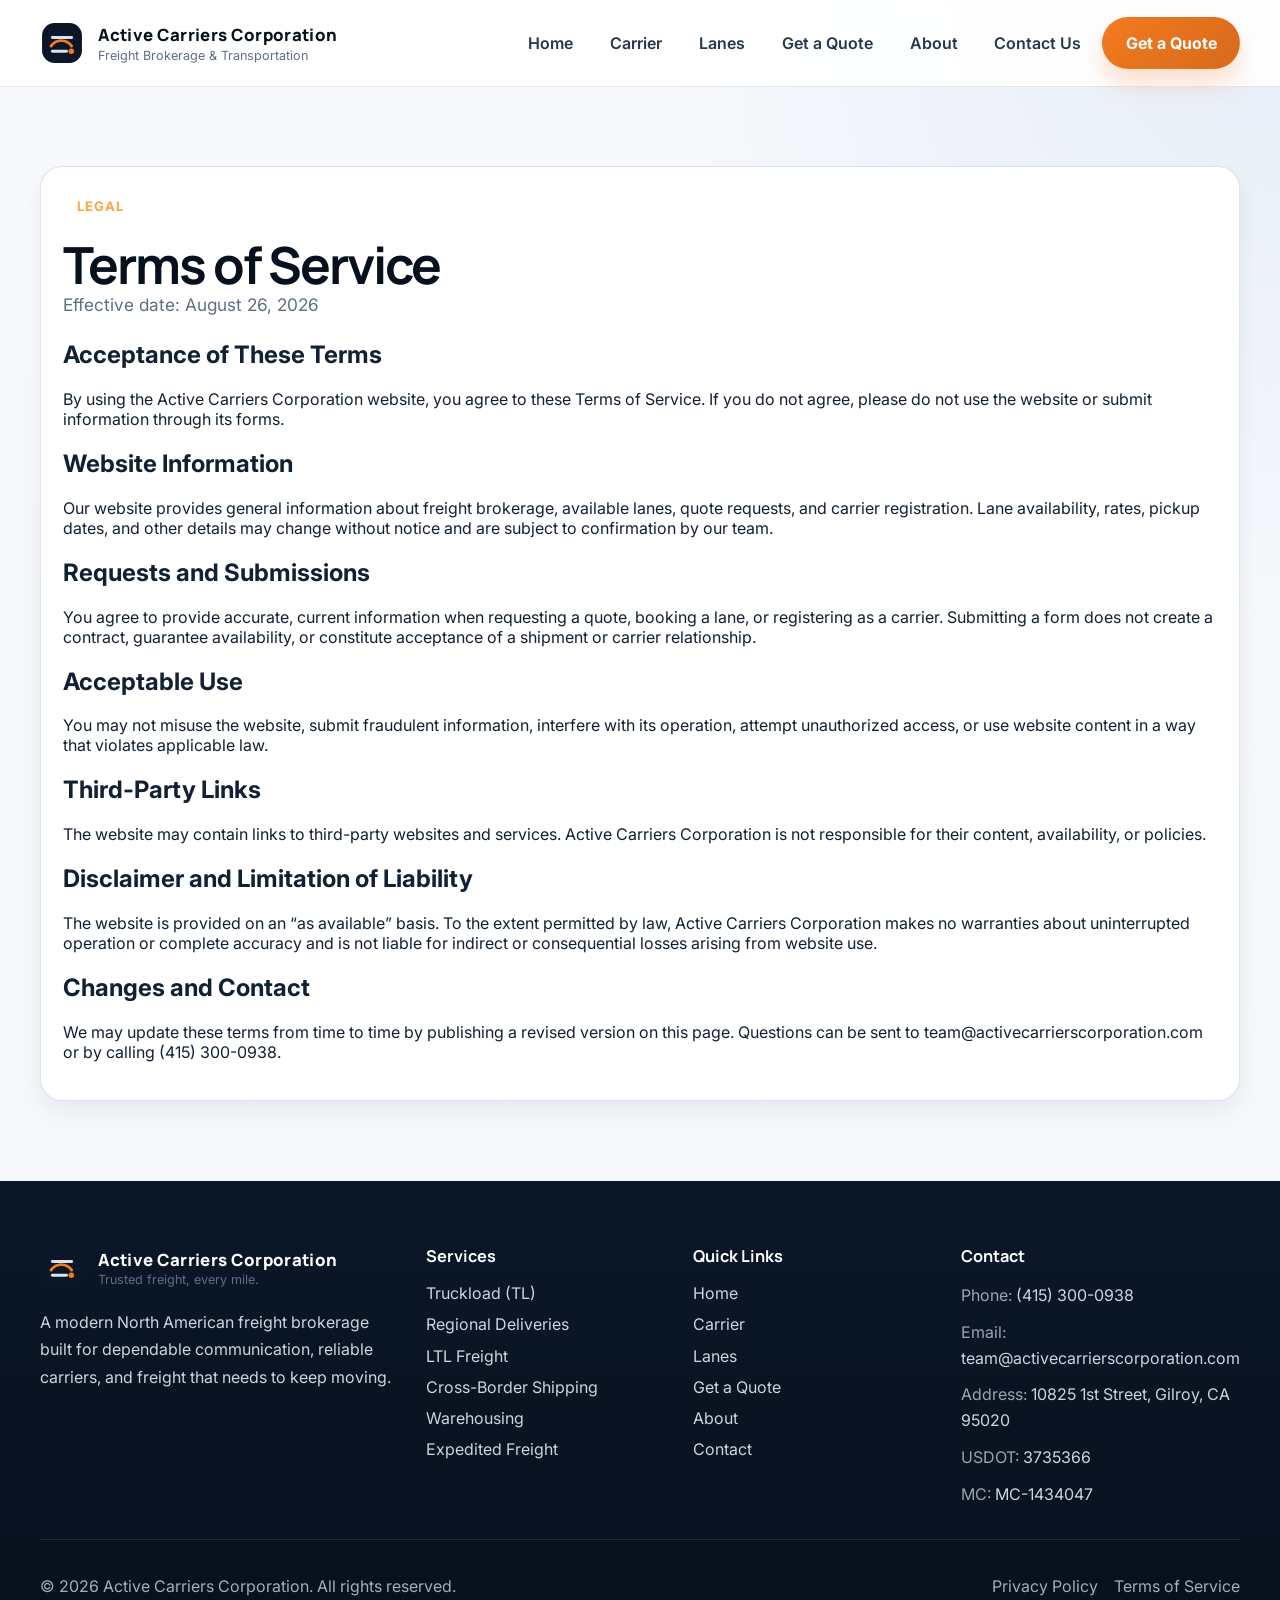
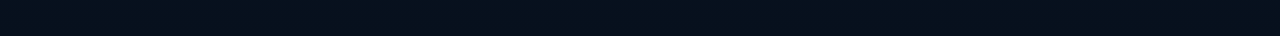
<file: terms.html>
<!doctype html>
<html lang="en">
<head>
  <meta charset="utf-8">
  <meta name="viewport" content="width=device-width, initial-scale=1">
  <title>Terms of Service | Active Carriers Corporation</title>
  <meta name="description" content="Review the Active Carriers Corporation terms of service for using this website and its freight and carrier inquiry tools.">
  <meta name="robots" content="index, follow">
  <meta name="theme-color" content="#0B1728">
  <link rel="canonical" href="terms.html">
  <meta property="og:type" content="website">
  <meta property="og:title" content="Terms of Service | Active Carriers Corporation">
  <meta property="og:description" content="Review the Active Carriers Corporation terms of service for using this website and its freight and carrier inquiry tools.">
  <meta property="og:url" content="terms.html">
  <meta property="og:image" content="assets/logo/logo.svg">
  <meta name="twitter:card" content="summary">
  <meta name="twitter:title" content="Terms of Service | Active Carriers Corporation">
  <meta name="twitter:description" content="Review the Active Carriers Corporation terms of service for using this website and its freight and carrier inquiry tools.">
  <link rel="icon" type="image/svg+xml" href="assets/logo/logo.svg">
  <link rel="apple-touch-icon" href="assets/logo/logo.svg">
  <link rel="preconnect" href="https://fonts.googleapis.com">
  <link rel="preconnect" href="https://fonts.gstatic.com" crossorigin>
  <link href="https://fonts.googleapis.com/css2?family=Inter:wght@400;500;600;700;800&family=Manrope:wght@600;700;800&display=swap" rel="stylesheet">
  <link rel="stylesheet" href="css/style.css">
  <link rel="stylesheet" href="css/animations.css">
  <link rel="stylesheet" href="css/responsive.css">
</head>
<body data-page="terms">
  <div data-site-header></div>
  <main id="main-content">
    <section class="section">
      <div class="container intro-panel">
        <span class="section__eyebrow">Legal</span>
        <h1 class="section__title">Terms of Service</h1>
        <p class="section__lead">Effective date: August 26, 2026</p>
        <h2>Acceptance of These Terms</h2>
        <p>By using the Active Carriers Corporation website, you agree to these Terms of Service. If you do not agree, please do not use the website or submit information through its forms.</p>
        <h2>Website Information</h2>
        <p>Our website provides general information about freight brokerage, available lanes, quote requests, and carrier registration. Lane availability, rates, pickup dates, and other details may change without notice and are subject to confirmation by our team.</p>
        <h2>Requests and Submissions</h2>
        <p>You agree to provide accurate, current information when requesting a quote, booking a lane, or registering as a carrier. Submitting a form does not create a contract, guarantee availability, or constitute acceptance of a shipment or carrier relationship.</p>
        <h2>Acceptable Use</h2>
        <p>You may not misuse the website, submit fraudulent information, interfere with its operation, attempt unauthorized access, or use website content in a way that violates applicable law.</p>
        <h2>Third-Party Links</h2>
        <p>The website may contain links to third-party websites and services. Active Carriers Corporation is not responsible for their content, availability, or policies.</p>
        <h2>Disclaimer and Limitation of Liability</h2>
        <p>The website is provided on an “as available” basis. To the extent permitted by law, Active Carriers Corporation makes no warranties about uninterrupted operation or complete accuracy and is not liable for indirect or consequential losses arising from website use.</p>
        <h2>Changes and Contact</h2>
        <p>We may update these terms from time to time by publishing a revised version on this page. Questions can be sent to <a href="mailto:team@activecarrierscorporation.com">team@activecarrierscorporation.com</a> or by calling <a href="tel:+14083138667">(415) 300-0938</a>.</p>
      </div>
    </section>
  </main>
  <div data-site-footer></div>
  <script src="js/data.js"></script>
  <script src="js/main.js"></script>
</body>
</html>
</file>
<file: css/style.css>
:root {
  --bg: #f4f7fb;
  --surface: #ffffff;
  --surface-2: #edf2f8;
  --text: #122033;
  --muted: #5f6e86;
  --line: #d8e1ec;
  --navy-950: #07101d;
  --navy-900: #0b1728;
  --navy-800: #13243f;
  --blue-700: #1f4d89;
  --blue-600: #2563a9;
  --orange-600: #d76a1b;
  --orange-500: #f47a20;
  --green-600: #1c8f5f;
  --shadow-lg: 0 28px 60px rgba(8, 17, 31, 0.12);
  --shadow-md: 0 16px 34px rgba(8, 17, 31, 0.09);
  --shadow-sm: 0 10px 20px rgba(8, 17, 31, 0.06);
  --radius-xl: 28px;
  --radius-lg: 22px;
  --radius-md: 16px;
  --radius-sm: 12px;
  --container: 1200px;
}

* {
  box-sizing: border-box;
}

html {
  scroll-behavior: smooth;
}

body {
  margin: 0;
  padding-top: 86px;
  font-family: "Inter", sans-serif;
  color: var(--text);
  background:
    radial-gradient(circle at top right, rgba(37, 99, 169, 0.08), transparent 30%),
    linear-gradient(180deg, #f7f9fc 0%, #f4f7fb 100%);
  min-height: 100vh;
}

body.nav-open {
  overflow: hidden;
}

img {
  max-width: 100%;
  display: block;
}

a {
  color: inherit;
  text-decoration: none;
}

button,
input,
select,
textarea {
  font: inherit;
}

button {
  cursor: pointer;
}

.sr-only {
  position: absolute;
  width: 1px;
  height: 1px;
  padding: 0;
  margin: -1px;
  overflow: hidden;
  clip: rect(0, 0, 0, 0);
  border: 0;
}

.container {
  width: min(calc(100% - 2rem), var(--container));
  margin: 0 auto;
}

.site-header {
  position: fixed;
  top: 0;
  left: 0;
  right: 0;
  z-index: 1000;
  background: rgba(255, 255, 255, 0.92);
  backdrop-filter: blur(14px);
  border-bottom: 1px solid rgba(216, 225, 236, 0.8);
}

.header__inner {
  display: flex;
  align-items: center;
  gap: 1rem;
  min-height: 86px;
}

.brand {
  display: inline-flex;
  align-items: center;
  gap: 0.9rem;
  min-width: 0;
}

.brand__mark {
  flex: 0 0 auto;
}

.brand__text {
  display: flex;
  flex-direction: column;
  gap: 0.1rem;
  min-width: 0;
}

.brand__name {
  font-family: "Manrope", sans-serif;
  font-size: 1.05rem;
  font-weight: 800;
  letter-spacing: 0.02em;
  color: var(--navy-950);
}

.brand__tag {
  font-size: 0.79rem;
  color: var(--muted);
}

.nav {
  margin-left: auto;
}

.nav__list {
  display: flex;
  align-items: center;
  gap: 0.3rem;
  list-style: none;
  padding: 0;
  margin: 0;
}

.nav__link {
  display: inline-flex;
  align-items: center;
  justify-content: center;
  padding: 0.75rem 1rem;
  border-radius: 999px;
  color: #26374f;
  font-weight: 600;
  transition: color 180ms ease, background-color 180ms ease, transform 180ms ease;
}

.nav__link:hover,
.nav__link:focus-visible,
.nav__link.is-active {
  background: rgba(31, 77, 137, 0.08);
  color: var(--navy-900);
}

.nav__cta {
  box-shadow: 0 14px 24px rgba(244, 122, 32, 0.24);
}

.nav-toggle {
  display: none;
  margin-left: auto;
  width: 48px;
  height: 48px;
  padding: 0;
  border: 1px solid var(--line);
  border-radius: 14px;
  background: var(--surface);
  align-items: center;
  justify-content: center;
  gap: 4px;
  flex-direction: column;
}

.nav-toggle__bar {
  width: 18px;
  height: 2px;
  border-radius: 99px;
  background: var(--navy-900);
}

.button {
  display: inline-flex;
  align-items: center;
  justify-content: center;
  min-height: 52px;
  padding: 0.9rem 1.4rem;
  border-radius: 999px;
  border: 1px solid transparent;
  font-weight: 700;
  transition: transform 180ms ease, box-shadow 180ms ease, background-color 180ms ease, border-color 180ms ease;
}

.button:hover,
.button:focus-visible {
  transform: translateY(-1px);
}

.button--accent {
  color: #fff;
  background: linear-gradient(135deg, var(--orange-500), var(--orange-600));
}

.button--accent:hover,
.button--accent:focus-visible {
  box-shadow: 0 18px 30px rgba(244, 122, 32, 0.28);
}

.button--secondary {
  color: var(--navy-900);
  background: #fff;
  border-color: var(--line);
}

.hero {
  position: relative;
  overflow: hidden;
  padding: 5rem 0 3.5rem;
  background:
    linear-gradient(115deg, rgba(8, 17, 31, 0.98) 0%, rgba(11, 23, 40, 0.95) 55%, rgba(19, 36, 63, 0.92) 100%);
  color: #fff;
}

.hero::before {
  content: "";
  position: absolute;
  inset: 0;
  background:
    radial-gradient(circle at 20% 20%, rgba(244, 122, 32, 0.22), transparent 25%),
    radial-gradient(circle at 80% 15%, rgba(37, 99, 169, 0.35), transparent 26%);
  pointer-events: none;
}

.hero__inner {
  position: relative;
  display: grid;
  grid-template-columns: minmax(0, 1.1fr) minmax(340px, 0.9fr);
  gap: 3rem;
  align-items: center;
}

.hero__eyebrow,
.section__eyebrow {
  display: inline-flex;
  align-items: center;
  gap: 0.5rem;
  padding: 0.45rem 0.8rem;
  border-radius: 999px;
  width: fit-content;
  background: rgba(255, 255, 255, 0.08);
  border: 1px solid rgba(255, 255, 255, 0.12);
  color: #fea445;
  font-size: 0.82rem;
  font-weight: 700;
  letter-spacing: 0.08em;
  text-transform: uppercase;
}

.hero__title,
.section__title {
  margin: 1rem 0 0;
  font-family: "Manrope", sans-serif;
  font-size: clamp(2.35rem, 5vw, 4.9rem);
  line-height: 0.96;
  letter-spacing: -0.04em;
}

.hero__lead,
.section__lead {
  max-width: 42rem;
  margin: 1.25rem 0 0;
  font-size: 1.08rem;
  line-height: 1.75;
  color: rgba(232, 239, 247, 0.88);
}

.hero__actions {
  display: flex;
  flex-wrap: wrap;
  gap: 0.9rem;
  margin-top: 1.8rem;
}

.hero__stats {
  display: grid;
  grid-template-columns: repeat(3, minmax(0, 1fr));
  gap: 1rem;
  margin-top: 2.2rem;
}

.stat-card {
  padding: 1.15rem 1.2rem;
  border-radius: 18px;
  background: rgba(255, 255, 255, 0.08);
  border: 1px solid rgba(255, 255, 255, 0.1);
  backdrop-filter: blur(10px);
}

.stat-card strong {
  display: block;
  font-family: "Manrope", sans-serif;
  font-size: 1.65rem;
  line-height: 1;
}

.stat-card span {
  display: block;
  margin-top: 0.45rem;
  color: rgba(232, 239, 247, 0.85);
  font-size: 0.95rem;
}

.hero__media {
  position: relative;
  min-height: 560px;
}

.hero__image {
  width: 100%;
  height: 100%;
  min-height: 560px;
  object-fit: cover;
  border-radius: var(--radius-xl);
  box-shadow: var(--shadow-lg);
}

.hero__card {
  position: absolute;
  left: -1rem;
  bottom: 2rem;
  width: min(290px, 88%);
  padding: 1.1rem 1.15rem;
  border-radius: 20px;
  background: rgba(255, 255, 255, 0.9);
  color: var(--text);
  box-shadow: var(--shadow-md);
  border: 1px solid rgba(255, 255, 255, 0.7);
}

.hero__card h3 {
  margin: 0;
  font-family: "Manrope", sans-serif;
  font-size: 1.02rem;
}

.hero__card p {
  margin: 0.5rem 0 0;
  line-height: 1.6;
  color: var(--muted);
}

.section {
  padding: 5rem 0;
}

.section--muted {
  background: linear-gradient(180deg, #eff4f9 0%, #f5f7fb 100%);
}

.section__header {
  display: grid;
  gap: 0.9rem;
  margin-bottom: 2rem;
}

.section__title {
  color: var(--navy-950);
  font-size: clamp(2rem, 4vw, 3.4rem);
  line-height: 1.02;
}

.section__lead {
  color: var(--muted);
  max-width: 50rem;
  margin: 0;
}

.intro-grid {
  display: grid;
  grid-template-columns: 1fr 0.9fr;
  gap: 2rem;
  align-items: center;
}

.intro-panel,
.feature-panel,
.form-panel,
.info-panel,
.lane-tools,
.lane-card,
.vehicle-card,
.contact-card {
  background: var(--surface);
  border: 1px solid rgba(216, 225, 236, 0.95);
  border-radius: var(--radius-lg);
  box-shadow: var(--shadow-sm);
}

.intro-panel,
.feature-panel,
.form-panel,
.info-panel {
  padding: 1.4rem;
}

.bullets {
  display: grid;
  gap: 0.9rem;
  margin: 1.35rem 0 0;
  padding: 0;
  list-style: none;
}

.bullets li {
  display: flex;
  gap: 0.75rem;
  align-items: flex-start;
  line-height: 1.6;
  color: var(--muted);
}

.bullets li::before {
  content: "";
  flex: 0 0 auto;
  width: 12px;
  height: 12px;
  margin-top: 0.35rem;
  border-radius: 50%;
  background: linear-gradient(135deg, var(--orange-500), var(--orange-600));
  box-shadow: 0 0 0 5px rgba(244, 122, 32, 0.1);
}

.intro-image {
  height: 100%;
  min-height: 420px;
  border-radius: var(--radius-xl);
  object-fit: cover;
  box-shadow: var(--shadow-lg);
}

.cards-grid {
  display: grid;
  grid-template-columns: repeat(3, minmax(0, 1fr));
  gap: 1.2rem;
}

.service-card,
.advantage-card,
.vehicle-card,
.contact-card,
.lane-card {
  padding: 1.45rem;
  transition: transform 180ms ease, box-shadow 180ms ease;
}

.service-card:hover,
.advantage-card:hover,
.vehicle-card:hover,
.contact-card:hover,
.lane-card:hover {
  transform: translateY(-4px);
  box-shadow: var(--shadow-md);
}

.service-card__icon {
  display: inline-flex;
  align-items: center;
  justify-content: center;
  width: 54px;
  height: 54px;
  border-radius: 18px;
  background: linear-gradient(135deg, rgba(37, 99, 169, 0.12), rgba(244, 122, 32, 0.12));
  color: var(--blue-700);
  font-size: 1.3rem;
  margin-bottom: 1rem;
}

.service-card h3,
.advantage-card h3,
.vehicle-card h3,
.contact-card h3,
.lane-card h3,
.info-card h3 {
  margin: 0;
  font-family: "Manrope", sans-serif;
  color: var(--navy-950);
}

.service-card p,
.advantage-card p,
.vehicle-card p,
.contact-card p,
.lane-card p,
.info-card p {
  margin: 0.7rem 0 0;
  line-height: 1.7;
  color: var(--muted);
}

.feature-layout {
  display: grid;
  grid-template-columns: 1.1fr 0.9fr;
  gap: 2rem;
  align-items: start;
}

.advantage-list {
  display: grid;
  gap: 1rem;
}

.advantage-card {
  display: grid;
  grid-template-columns: auto 1fr;
  gap: 1rem;
  align-items: start;
}

.advantage-card__index {
  width: 42px;
  height: 42px;
  border-radius: 50%;
  display: inline-flex;
  align-items: center;
  justify-content: center;
  font-weight: 800;
  color: #fff;
  background: linear-gradient(135deg, var(--blue-700), var(--navy-800));
}

.feature-image {
  margin-top: 1.2rem;
  width: 100%;
  height: 380px;
  object-fit: cover;
  border-radius: var(--radius-xl);
  box-shadow: var(--shadow-lg);
}

.cta-block {
  padding: 3rem;
  border-radius: calc(var(--radius-xl) + 4px);
  background:
    linear-gradient(135deg, rgba(8, 17, 31, 0.98), rgba(19, 36, 63, 0.96)),
    radial-gradient(circle at top right, rgba(244, 122, 32, 0.22), transparent 35%);
  color: #fff;
  box-shadow: var(--shadow-lg);
}

.cta-block h2 {
  margin: 0;
  font-family: "Manrope", sans-serif;
  font-size: clamp(2rem, 4vw, 3rem);
  line-height: 1.05;
}

.cta-block p {
  max-width: 48rem;
  margin: 1rem 0 0;
  color: rgba(232, 239, 247, 0.85);
  line-height: 1.75;
}

.cta-block__actions {
  display: flex;
  flex-wrap: wrap;
  gap: 0.9rem;
  margin-top: 1.6rem;
}

.page-hero {
  padding: 4.2rem 0 2.8rem;
  background:
    linear-gradient(115deg, rgba(8, 17, 31, 0.98) 0%, rgba(11, 23, 40, 0.95) 55%, rgba(19, 36, 63, 0.92) 100%);
  color: #fff;
}

.page-hero__inner {
  display: grid;
  grid-template-columns: minmax(0, 1.05fr) minmax(280px, 0.95fr);
  gap: 2rem;
  align-items: center;
}

.page-hero__title {
  margin: 0;
  font-family: "Manrope", sans-serif;
  font-size: clamp(2.4rem, 5vw, 4.3rem);
  line-height: 0.98;
  letter-spacing: -0.04em;
}

.page-hero__subtitle {
  margin: 1rem 0 0;
  color: rgba(232, 239, 247, 0.88);
  line-height: 1.75;
  max-width: 42rem;
  font-size: 1.06rem;
}

.page-hero__panel {
  padding: 1.4rem;
  border-radius: var(--radius-xl);
  background: rgba(255, 255, 255, 0.08);
  border: 1px solid rgba(255, 255, 255, 0.12);
}

.page-hero__panel img {
  width: 100%;
  height: 290px;
  border-radius: 22px;
  object-fit: cover;
}

.lane-tools {
  padding: 1.2rem;
  margin-bottom: 1.4rem;
}

.lane-tools__grid {
  display: grid;
  grid-template-columns: 1.4fr 0.6fr 0.7fr 0.7fr 0.6fr auto;
  gap: 0.8rem;
  align-items: end;
}

.field label,
.form-field label,
.upload-field label {
  display: block;
  margin-bottom: 0.45rem;
  font-size: 0.92rem;
  font-weight: 700;
  color: var(--navy-900);
}

.field input,
.field select,
.form-field input,
.form-field select,
.form-field textarea {
  width: 100%;
  min-height: 52px;
  padding: 0.85rem 1rem;
  border-radius: 14px;
  border: 1px solid var(--line);
  background: #fff;
  color: var(--text);
  transition: border-color 180ms ease, box-shadow 180ms ease;
}

.field input:focus,
.field select:focus,
.form-field input:focus,
.form-field select:focus,
.form-field textarea:focus {
  outline: none;
  border-color: rgba(37, 99, 169, 0.6);
  box-shadow: 0 0 0 4px rgba(37, 99, 169, 0.12);
}

.field input::placeholder,
.form-field input::placeholder,
.form-field textarea::placeholder {
  color: #8a96a9;
}

.lane-grid {
  display: grid;
  grid-template-columns: repeat(3, minmax(0, 1fr));
  gap: 1.2rem;
}

.lane-card {
  display: flex;
  flex-direction: column;
  gap: 1rem;
}

.lane-card__top {
  display: flex;
  justify-content: space-between;
  gap: 1rem;
  align-items: center;
}

.lane-card__badge {
  display: inline-flex;
  align-items: center;
  gap: 0.4rem;
  padding: 0.45rem 0.8rem;
  border-radius: 999px;
  background: rgba(31, 77, 137, 0.08);
  color: var(--blue-700);
  font-weight: 800;
  font-size: 0.92rem;
}

.lane-card__rate {
  font-family: "Manrope", sans-serif;
  font-size: 1.35rem;
  font-weight: 800;
  color: var(--navy-950);
}

.lane-card__route {
  font-size: 1.1rem;
  line-height: 1.35;
}

.lane-card__route span {
  color: var(--orange-500);
}

.lane-card__meta {
  display: grid;
  grid-template-columns: repeat(3, minmax(0, 1fr));
  gap: 0.8rem;
}

.lane-card__meta div {
  padding: 0.85rem;
  border-radius: 16px;
  background: #f7f9fc;
}

.lane-card__meta span {
  display: block;
  font-size: 0.78rem;
  text-transform: uppercase;
  letter-spacing: 0.08em;
  color: var(--muted);
  margin-bottom: 0.35rem;
}

.lane-card__meta strong {
  display: block;
  font-size: 0.98rem;
  color: var(--navy-950);
}

.lane-card__button {
  width: 100%;
}

.form-grid {
  display: grid;
  grid-template-columns: repeat(2, minmax(0, 1fr));
  gap: 1rem;
}

.form-grid--single {
  grid-template-columns: 1fr;
}

.form-field--full {
  grid-column: 1 / -1;
}

.form-field textarea {
  min-height: 160px;
  resize: vertical;
}

.upload-field {
  margin-top: 1rem;
}

.upload-help {
  margin: 0.35rem 0 0;
  color: var(--muted);
  font-size: 0.9rem;
  line-height: 1.6;
}

.upload-input {
  padding: 0.75rem 0;
}

.form-actions {
  display: flex;
  flex-wrap: wrap;
  gap: 0.9rem;
  align-items: center;
  margin-top: 1.2rem;
}

.form-message {
  margin-top: 1rem;
  padding: 0.95rem 1rem;
  border-radius: 14px;
  font-weight: 600;
  line-height: 1.6;
}

.form-message--info {
  background: rgba(31, 77, 137, 0.08);
  color: var(--blue-700);
}

.form-message--success {
  background: rgba(28, 143, 95, 0.1);
  color: var(--green-600);
}

.form-message--error {
  background: rgba(215, 106, 27, 0.12);
  color: #9b4510;
}

.two-column {
  display: grid;
  grid-template-columns: 1.05fr 0.95fr;
  gap: 1.6rem;
  align-items: start;
}

.info-stack {
  display: grid;
  gap: 1rem;
}

.info-card {
  padding: 1.15rem 1.2rem;
  border-radius: var(--radius-lg);
  background: var(--surface);
  border: 1px solid var(--line);
  box-shadow: var(--shadow-sm);
}

.info-card span {
  display: block;
  margin-top: 0.35rem;
  color: var(--muted);
  line-height: 1.6;
}

.vehicle-card__image {
  width: 100%;
  height: 230px;
  border-radius: 18px;
  object-fit: cover;
  margin-bottom: 1rem;
}

.contact-grid {
  display: grid;
  grid-template-columns: 0.95fr 1.05fr;
  gap: 1.4rem;
}

.contact-card__list {
  list-style: none;
  padding: 0;
  margin: 1rem 0 0;
  display: grid;
  gap: 0.95rem;
}

.contact-card__list li {
  display: grid;
  gap: 0.3rem;
  padding: 0.95rem 1rem;
  border-radius: 16px;
  background: #f7f9fc;
}

.contact-card__list li span {
  font-size: 0.78rem;
  text-transform: uppercase;
  letter-spacing: 0.08em;
  color: var(--muted);
}

.contact-card__list strong {
  color: var(--navy-950);
}

.site-footer {
  padding: 4rem 0 1.5rem;
  background: linear-gradient(180deg, var(--navy-900) 0%, var(--navy-950) 100%);
  color: rgba(232, 239, 247, 0.88);
}

.footer__grid {
  display: grid;
  grid-template-columns: 1.2fr 0.8fr 0.8fr 0.9fr;
  gap: 2rem;
  padding-bottom: 2rem;
}

.brand--footer .brand__name,
.footer__heading {
  color: #fff;
}

.footer__copy {
  margin: 1rem 0 0;
  max-width: 34rem;
  line-height: 1.7;
}

.footer__heading {
  margin: 0;
  font-family: "Manrope", sans-serif;
  font-size: 1.02rem;
}

.footer__links,
.footer__contact {
  list-style: none;
  padding: 0;
  margin: 1rem 0 0;
  display: grid;
  gap: 0.7rem;
}

.footer__links a,
.footer__contact a {
  color: rgba(232, 239, 247, 0.88);
}

.footer__links a:hover,
.footer__contact a:hover,
.footer__legal a:hover {
  color: #fff;
}

.footer__contact li {
  line-height: 1.6;
}

.footer__contact span {
  color: rgba(232, 239, 247, 0.66);
}

.footer__bottom {
  display: flex;
  align-items: center;
  justify-content: space-between;
  gap: 1rem;
  padding-top: 1.25rem;
  border-top: 1px solid rgba(255, 255, 255, 0.1);
  color: rgba(232, 239, 247, 0.7);
}

.footer__legal {
  display: flex;
  gap: 1rem;
}

.footer__legal a {
  color: rgba(232, 239, 247, 0.7);
}

.section__subgrid {
  display: grid;
  grid-template-columns: repeat(2, minmax(0, 1fr));
  gap: 1.2rem;
}

.timeline {
  display: grid;
  gap: 1rem;
}

.timeline__item {
  padding: 1rem 1.1rem;
  border-radius: 16px;
  background: rgba(37, 99, 169, 0.06);
  border: 1px solid rgba(37, 99, 169, 0.1);
}

.timeline__item strong {
  display: block;
  color: var(--navy-950);
}

.timeline__item span {
  display: block;
  margin-top: 0.3rem;
  color: var(--muted);
  line-height: 1.6;
}

.trust-bar {
  display: flex;
  flex-wrap: wrap;
  gap: 0.75rem;
  margin-top: 1rem;
}

.trust-pill {
  padding: 0.55rem 0.85rem;
  border-radius: 999px;
  background: rgba(37, 99, 169, 0.08);
  color: var(--blue-700);
  font-weight: 700;
  font-size: 0.88rem;
}

.lane-summary {
  margin-top: 0.8rem;
  font-weight: 700;
  color: var(--blue-700);
}

.lane-section__summary {
  margin-bottom: 1rem;
}

.lane-section__summary-text {
  margin: 0;
  color: var(--muted);
  font-weight: 600;
}

.lane-empty {
  grid-column: 1 / -1;
  padding: 2rem;
  border-radius: var(--radius-lg);
  background: var(--surface);
  border: 1px dashed var(--line);
  box-shadow: var(--shadow-sm);
  text-align: center;
}

.lane-empty h3 {
  margin: 0;
  font-family: "Manrope", sans-serif;
  color: var(--navy-950);
}

.lane-empty p {
  margin: 0.75rem auto 0;
  max-width: 34rem;
  color: var(--muted);
  line-height: 1.7;
}

/* ── Carrier page ──────────────────────────────────────────────────── */

.carrier-hero__pills {
  display: flex;
  flex-wrap: wrap;
  gap: 0.6rem;
  margin-top: 1.6rem;
}

/* Main layout: form (wider) + sidebar */
.carrier-layout {
  display: grid;
  grid-template-columns: 1fr 340px;
  gap: 1.8rem;
  align-items: start;
}

/* Form card with left accent stripe */
.carrier-form-card {
  display: flex;
  border-radius: var(--radius-lg);
  background: var(--surface);
  border: 1px solid var(--line);
  box-shadow: var(--shadow-sm);
  overflow: hidden;
}

.carrier-form-card__accent {
  flex: 0 0 6px;
  background: linear-gradient(180deg, var(--orange-500), var(--blue-700));
  border-radius: var(--radius-lg) 0 0 var(--radius-lg);
}

.carrier-form-card__body {
  flex: 1;
  padding: 2rem 1.8rem;
}

.carrier-form-card__eyebrow {
  background: rgba(31, 77, 137, 0.07);
  border-color: rgba(31, 77, 137, 0.12);
  color: var(--blue-700);
}

.carrier-form-card__title {
  font-size: clamp(1.6rem, 3vw, 2.2rem);
  margin-top: 0.75rem;
}

.carrier-form-card__lead {
  font-size: 1rem;
  margin-top: 0.6rem;
  margin-bottom: 1.6rem;
}

/* Section labels inside the form */
.carrier-form-section-label {
  margin: 1.6rem 0 0.7rem;
  font-size: 0.78rem;
  font-weight: 800;
  letter-spacing: 0.1em;
  text-transform: uppercase;
  color: var(--muted);
  border-bottom: 1px solid var(--line);
  padding-bottom: 0.45rem;
}

.carrier-form-section-label:first-of-type {
  margin-top: 0;
}

/* Required asterisk */
.required-mark {
  color: var(--orange-500);
  margin-left: 2px;
}

/* Form footer row */
.carrier-form-footer {
  display: flex;
  align-items: flex-start;
  gap: 1.2rem;
  flex-wrap: wrap;
  margin-top: 1.6rem;
  padding-top: 1.4rem;
  border-top: 1px solid var(--line);
}

.carrier-submit-btn {
  flex: 0 0 auto;
  min-width: 200px;
}

.carrier-form-note {
  flex: 1;
  margin: 0;
  font-size: 0.88rem;
  line-height: 1.65;
  color: var(--muted);
  min-width: 200px;
}

/* ── Carrier sidebar ──────────────────────────────────────────────── */

.carrier-sidebar {
  display: flex;
  flex-direction: column;
  gap: 1.2rem;
  position: sticky;
  top: 100px;
}

.carrier-sidebar__image-wrap {
  position: relative;
  border-radius: var(--radius-lg);
  overflow: hidden;
  box-shadow: var(--shadow-md);
}

.carrier-sidebar__image {
  width: 100%;
  height: 220px;
  object-fit: cover;
  display: block;
}

.carrier-sidebar__image-badge {
  position: absolute;
  bottom: 0;
  left: 0;
  right: 0;
  padding: 0.9rem 1rem;
  background: linear-gradient(0deg, rgba(7, 16, 29, 0.88) 0%, transparent 100%);
  color: #fff;
}

.carrier-sidebar__image-badge strong {
  display: block;
  font-family: "Manrope", sans-serif;
  font-size: 1rem;
}

.carrier-sidebar__image-badge span {
  display: block;
  font-size: 0.82rem;
  margin-top: 0.2rem;
  color: rgba(232, 239, 247, 0.82);
  line-height: 1.5;
}

/* Stats row */
.carrier-sidebar__facts {
  display: grid;
  grid-template-columns: repeat(3, minmax(0, 1fr));
  gap: 0.75rem;
}

.carrier-fact {
  padding: 0.85rem 0.8rem;
  border-radius: var(--radius-sm);
  background: var(--surface);
  border: 1px solid var(--line);
  box-shadow: var(--shadow-sm);
  text-align: center;
}

.carrier-fact strong {
  display: block;
  font-family: "Manrope", sans-serif;
  font-size: 1.2rem;
  font-weight: 800;
  color: var(--navy-950);
  line-height: 1.1;
}

.carrier-fact span {
  display: block;
  margin-top: 0.3rem;
  font-size: 0.75rem;
  line-height: 1.4;
  color: var(--muted);
}

/* Documents card */
.carrier-sidebar__docs {
  padding: 1.1rem 1.15rem;
  border-radius: var(--radius-md);
  background: var(--surface);
  border: 1px solid var(--line);
  box-shadow: var(--shadow-sm);
}

.carrier-sidebar__docs h3 {
  margin: 0 0 0.75rem;
  font-family: "Manrope", sans-serif;
  font-size: 0.95rem;
  color: var(--navy-950);
}

.carrier-sidebar__docs ul {
  margin: 0;
  padding: 0;
  list-style: none;
  display: grid;
  gap: 0.5rem;
}

.carrier-sidebar__docs ul li {
  display: flex;
  align-items: center;
  gap: 0.6rem;
  font-size: 0.9rem;
  color: var(--muted);
  line-height: 1.5;
}

.carrier-sidebar__docs ul li::before {
  content: "";
  flex: 0 0 8px;
  height: 8px;
  border-radius: 50%;
  background: linear-gradient(135deg, var(--orange-500), var(--orange-600));
}

/* ── Book-lane: lane detail block ─────────────────────────────────── */

.lane-detail-block {
  margin-top: 1.2rem;
  padding: 1rem;
  border-radius: var(--radius-md);
  background: rgba(31, 77, 137, 0.05);
  border: 1px solid rgba(31, 77, 137, 0.12);
}

.lane-detail-grid {
  display: grid;
  grid-template-columns: repeat(2, minmax(0, 1fr));
  gap: 0.75rem;
}

.lane-detail-item {
  padding: 0.75rem 0.85rem;
  border-radius: var(--radius-sm);
  background: var(--surface);
  border: 1px solid var(--line);
}

.lane-detail-item span {
  display: block;
  font-size: 0.75rem;
  font-weight: 700;
  text-transform: uppercase;
  letter-spacing: 0.08em;
  color: var(--muted);
  margin-bottom: 0.3rem;
}

.lane-detail-item strong {
  display: block;
  font-size: 1rem;
  font-weight: 800;
  color: var(--navy-950);
}

.lane-not-found {
  margin-top: 1rem;
  padding: 0.85rem 1rem;
  border-radius: var(--radius-sm);
  background: rgba(215, 106, 27, 0.08);
  border: 1px solid rgba(215, 106, 27, 0.18);
  color: #9b4510;
  font-size: 0.93rem;
  font-weight: 600;
  line-height: 1.55;
}

.lane-not-found a {
  color: var(--orange-600);
  text-decoration: underline;
  text-underline-offset: 2px;
}

/* ── Lane card: type badges, round-trip, extra fields ─────────────── */

.lane-card__top-right {
  display: flex;
  flex-direction: column;
  align-items: flex-end;
  gap: 0.3rem;
}

.lane-card__type {
  display: inline-block;
  font-size: 0.7rem;
  font-weight: 700;
  letter-spacing: 0.06em;
  text-transform: uppercase;
  padding: 0.2rem 0.6rem;
  border-radius: 999px;
}

.lane-card__type--one-way {
  background: rgba(31, 77, 137, 0.08);
  color: var(--blue-700);
  border: 1px solid rgba(31, 77, 137, 0.15);
}

.lane-card__type--round {
  background: rgba(215, 106, 27, 0.1);
  color: var(--orange-600);
  border: 1px solid rgba(215, 106, 27, 0.2);
}

.lane-card__rates {
  display: flex;
  flex-direction: column;
  align-items: flex-end;
  gap: 0.1rem;
}

.lane-card__total-rate {
  font-size: 0.78rem;
  font-weight: 600;
  color: var(--muted);
}

.lane-card__address {
  margin: 0.2rem 0 0;
  font-size: 0.8rem;
  color: var(--muted);
  line-height: 1.4;
}

/* Round-trip return leg block */
.lane-card__return {
  margin-top: 0.85rem;
  padding: 0.85rem;
  border-radius: var(--radius-sm);
  background: rgba(215, 106, 27, 0.04);
  border: 1px dashed rgba(215, 106, 27, 0.25);
}

.lane-card__return-label {
  display: flex;
  align-items: center;
  justify-content: space-between;
  font-size: 0.72rem;
  font-weight: 800;
  letter-spacing: 0.08em;
  text-transform: uppercase;
  color: var(--orange-600);
  margin-bottom: 0.4rem;
}

.lane-card__return-rate {
  font-size: 0.95rem;
  font-weight: 800;
  color: var(--navy-950);
  text-transform: none;
  letter-spacing: 0;
}

.lane-card__return-route {
  font-size: 0.95rem;
  font-weight: 700;
  color: var(--navy-950);
  margin-bottom: 0.4rem;
}

.lane-card__return-route span {
  color: var(--orange-500);
}

.lane-card__meta--return {
  margin-top: 0.5rem;
  background: transparent;
  gap: 0.4rem;
}

.lane-card__meta--return div {
  background: rgba(255, 255, 255, 0.7);
  border-radius: var(--radius-sm);
  padding: 0.5rem 0.65rem;
}

/* .lane-card--round-trip:hover {
  border-left: 3px solid var(--orange-500);
} */

/* ── Contact page layout ──────────────────────────────────────────── */

.contact-page-grid {
  display: grid;
  grid-template-columns: 1fr 1fr;
  gap: 1.8rem;
  align-items: start;
}

@media (max-width: 860px) {
  .contact-page-grid {
    grid-template-columns: 1fr;
  }
}

/* Authority & Registration block */
.contact-reg-block {
  margin-top: 1.8rem;
  padding-top: 1.4rem;
  border-top: 1px solid var(--line);
}

.contact-reg-block h3 {
  font-family: "Manrope", sans-serif;
  font-size: 0.8rem;
  font-weight: 800;
  text-transform: uppercase;
  letter-spacing: 0.08em;
  color: var(--muted);
  margin: 0 0 0.85rem;
}

.contact-reg-list {
  list-style: none;
  margin: 0;
  padding: 0;
  display: grid;
  gap: 0.55rem;
}

.contact-reg-list li {
  display: flex;
  align-items: center;
  justify-content: space-between;
  gap: 1rem;
  padding: 0.65rem 0.9rem;
  border-radius: var(--radius-sm);
  background: rgba(31, 77, 137, 0.04);
  border: 1px solid rgba(31, 77, 137, 0.08);
}

.contact-reg-list li span {
  font-size: 0.78rem;
  font-weight: 600;
  text-transform: uppercase;
  letter-spacing: 0.06em;
  color: var(--muted);
  flex-shrink: 0;
}

.contact-reg-list li strong {
  font-size: 0.95rem;
  font-weight: 700;
  color: var(--navy-950);
  text-align: right;
}

/* USDOT status badge */
.status-badge {
  display: inline-flex;
  align-items: center;
  gap: 0.35rem;
  padding: 0.22rem 0.7rem;
  border-radius: 999px;
  font-size: 0.75rem;
  font-weight: 800;
  letter-spacing: 0.06em;
  text-transform: uppercase;
}

.status-badge--active {
  background: rgba(22, 163, 74, 0.1);
  color: #166534;
  border: 1px solid rgba(22, 163, 74, 0.2);
}

.status-badge--active::before {
  content: "";
  width: 6px;
  height: 6px;
  border-radius: 50%;
  background: #16a34a;
  flex-shrink: 0;
}

/* ══════════════════════════════════════════════════════════════════════
   Contact page — redesigned layout
   ══════════════════════════════════════════════════════════════════════ */

/* ── Stat bar ──────────────────────────────────────────────────────── */
.contact-stat-bar {
  background: var(--navy-900);
  border-bottom: 1px solid rgba(255, 255, 255, 0.06);
}

.contact-stat-bar__inner {
  display: flex;
  align-items: center;
  flex-wrap: wrap;
  gap: 0;
  padding: 0.9rem 0;
}

.contact-stat {
  display: flex;
  flex-direction: column;
  gap: 0.2rem;
  padding: 0.5rem 1.8rem;
  flex: 1;
  min-width: 120px;
}

.contact-stat span {
  font-size: 0.7rem;
  font-weight: 700;
  text-transform: uppercase;
  letter-spacing: 0.1em;
  color: rgba(232, 239, 247, 0.5);
}

.contact-stat strong {
  font-size: 0.95rem;
  font-weight: 700;
  color: #fff;
}

/* .contact-stat strong a {
  color: var(--orange-500);
} */

.contact-stat-divider {
  width: 1px;
  height: 36px;
  background: rgba(255, 255, 255, 0.1);
  flex-shrink: 0;
}

/* ── Detail section ────────────────────────────────────────────────── */
.contact-section {
  padding-top: 3.5rem;
  padding-bottom: 0;
}

.contact-detail-row {
  display: grid;
  grid-template-columns: 1fr;
  gap: 1.2rem;
}

/* ── Detail cards ──────────────────────────────────────────────────── */
.contact-detail-card {
  border-radius: var(--radius-lg);
  background: var(--surface);
  border: 1px solid var(--line);
  box-shadow: var(--shadow-sm);
  overflow: hidden;
  display: grid;
  grid-template-columns: 220px 1fr 180px;
  align-items: stretch;
  min-width: 0;
}

.contact-detail-card__header {
  padding: 1.6rem 1.4rem;
  border-right: 1px solid var(--line);
  border-bottom: none;
  display: flex;
  flex-direction: column;
  justify-content: center;
  background: rgba(31, 77, 137, 0.03);
  min-width: 0;
}

.contact-detail-card__eyebrow {
  display: inline-block;
  font-size: 0.7rem;
  font-weight: 800;
  text-transform: uppercase;
  letter-spacing: 0.1em;
  color: var(--orange-600);
  margin-bottom: 0.4rem;
}

.contact-detail-card__title {
  margin: 0;
  font-family: "Manrope", sans-serif;
  font-size: 1.2rem;
  font-weight: 800;
  color: var(--navy-950);
  line-height: 1.25;
  word-break: break-word;
}

/* CTA column — fixed width, centred button */
.contact-detail-card__cta {
  display: flex;
  align-items: center;
  justify-content: center;
  padding: 1.2rem 1.4rem;
  border-left: 1px solid var(--line);
  background: rgba(244, 122, 32, 0.03);
  white-space: normal;
  text-align: center;
  min-width: 0;
}

/* Contact info list */
.contact-detail-list {
  list-style: none;
  margin: 0;
  padding: 1rem 1.2rem;
  display: flex;
  flex-wrap: wrap;
  gap: 0.55rem;
  align-content: center;
  min-width: 0;
  overflow: hidden;
}

.contact-detail-list li {
  display: flex;
  flex-direction: column;
  gap: 0.15rem;
  padding: 0.6rem 0.85rem;
  border-radius: var(--radius-sm);
  background: #f7f9fc;
  border: 1px solid var(--line);
  min-width: 140px;
  flex: 1 1 140px;
  overflow: hidden;
}

.contact-detail-list__label {
  font-size: 0.68rem;
  font-weight: 700;
  text-transform: uppercase;
  letter-spacing: 0.08em;
  color: var(--muted);
  white-space: nowrap;
}

.contact-detail-list__value {
  font-size: 0.9rem;
  font-weight: 700;
  color: var(--navy-950);
  line-height: 1.4;
  overflow: hidden;
  text-overflow: ellipsis;
  white-space: nowrap;
}

.contact-detail-list__value a {
  color: var(--blue-700);
}

/* Authority card */
/* .contact-detail-card--authority {
  border-left: 3px solid var(--orange-500);
} */

.contact-auth-list {
  list-style: none;
  margin: 0;
  padding: 1rem 1.2rem;
  display: flex;
  flex-wrap: wrap;
  gap: 0.55rem;
  align-content: center;
  min-width: 0;
  overflow: hidden;
}

.contact-auth-list li {
  display: flex;
  flex-direction: column;
  gap: 0.2rem;
  padding: 0.6rem 0.85rem;
  border-radius: var(--radius-sm);
  background: rgba(31, 77, 137, 0.04);
  border: 1px solid rgba(31, 77, 137, 0.1);
  min-width: 140px;
  flex: 1 1 140px;
  overflow: hidden;
}

.contact-auth-list li span {
  font-size: 0.68rem;
  font-weight: 700;
  text-transform: uppercase;
  letter-spacing: 0.07em;
  color: var(--muted);
  white-space: nowrap;
}

.contact-auth-list li strong {
  font-size: 0.9rem;
  font-weight: 700;
  color: var(--navy-950);
  overflow: hidden;
  text-overflow: ellipsis;
  white-space: nowrap;
}

.contact-auth-note {
  display: none;
}

/* Location card */
/* .contact-detail-card--location {
  border-left: 3px solid var(--blue-700);
} */

.contact-location-block {
  display: flex;
  align-items: center;
  gap: 1rem;
  padding: 1rem 1.2rem;
  min-width: 0;
  overflow: hidden;
}

.contact-location-pin {
  flex: 0 0 46px;
  width: 46px;
  height: 46px;
  border-radius: var(--radius-sm);
  background: rgba(31, 77, 137, 0.08);
  display: flex;
  align-items: center;
  justify-content: center;
  color: var(--blue-700);
}

.contact-location-address {
  font-style: normal;
  font-size: 0.95rem;
  font-weight: 700;
  color: var(--navy-950);
  line-height: 1.6;
  min-width: 0;
  overflow: hidden;
}

/* ── CTA row ───────────────────────────────────────────────────────── */
.contact-cta-section {
  padding-top: 3.5rem;
}

.contact-cta-row {
  display: grid;
  grid-template-columns: repeat(3, minmax(0, 1fr));
  gap: 1.4rem;
  margin-top: 1.8rem;
}

.contact-cta-card {
  display: flex;
  flex-direction: column;
  gap: 0.75rem;
  padding: 1.6rem;
  border-radius: var(--radius-lg);
  background: var(--surface);
  border: 1px solid var(--line);
  box-shadow: var(--shadow-sm);
  transition: transform 180ms ease, box-shadow 180ms ease;
}

.contact-cta-card:hover {
  transform: translateY(-4px);
  box-shadow: var(--shadow-md);
}

/* .contact-cta-card--call {
  border-top: 3px solid var(--orange-500);
} */

.contact-cta-card__icon {
  display: inline-flex;
  align-items: center;
  justify-content: center;
  width: 48px;
  height: 48px;
  border-radius: 14px;
  background: linear-gradient(135deg, rgba(37, 99, 169, 0.1), rgba(244, 122, 32, 0.1));
  color: var(--blue-700);
  font-family: "Manrope", sans-serif;
  font-size: 1rem;
  font-weight: 800;
}

.contact-cta-card h3 {
  margin: 0;
  font-family: "Manrope", sans-serif;
  font-size: 1.05rem;
  color: var(--navy-950);
}

.contact-cta-card p {
  margin: 0;
  color: var(--muted);
  line-height: 1.7;
  font-size: 0.92rem;
  flex: 1;
}

.contact-cta-card .button {
  margin-top: auto;
  align-self: flex-start;
}

/* ── Responsive ────────────────────────────────────────────────────── */
@media (max-width: 1024px) {
  .contact-detail-card {
    grid-template-columns: 1fr;
  }
  .contact-detail-card__header {
    border-right: none;
    border-bottom: 1px solid var(--line);
    padding: 1.2rem 1.4rem;
  }
  .contact-detail-card__cta {
    border-left: none;
    border-top: 1px solid var(--line);
    padding: 1rem 1.4rem;
    justify-content: flex-start;
  }
  .contact-cta-row {
    grid-template-columns: 1fr 1fr;
  }
}

@media (max-width: 640px) {
  .contact-cta-row {
    grid-template-columns: 1fr;
  }
  .contact-stat-bar__inner {
    gap: 0.5rem;
  }
  .contact-stat {
    padding: 0.4rem 1rem;
    min-width: 0;
    flex: 1 1 40%;
  }
  .contact-stat-divider {
    display: none;
  }
  .contact-detail-list li,
  .contact-auth-list li {
    min-width: 100%;
    flex: 1 1 100%;
  }
}
</file>
<file: css/animations.css>
@keyframes fadeUp {
  from {
    opacity: 0;
    transform: translateY(18px);
  }
  to {
    opacity: 1;
    transform: translateY(0);
  }
}

[data-reveal] {
  opacity: 0;
  transform: translateY(18px);
}

[data-reveal].is-visible {
  animation: fadeUp 700ms ease forwards;
}

.site-footer,
.hero,
.page-hero,
.section {
  animation: fadeUp 700ms ease both;
}
</file>
<file: css/responsive.css>
@media (max-width: 1100px) {
  .hero__inner,
  .page-hero__inner,
  .intro-grid,
  .feature-layout,
  .two-column,
  .contact-grid,
  .footer__grid,
  .lane-tools__grid {
    grid-template-columns: 1fr;
  }

  .cards-grid,
  .lane-grid {
    grid-template-columns: repeat(2, minmax(0, 1fr));
  }

  .hero__media {
    min-height: auto;
  }

  .hero__image {
    min-height: 420px;
  }
}

@media (max-width: 900px) {
  .header__inner {
    flex-wrap: wrap;
  }

  .nav-toggle {
    display: inline-flex;
  }

  .nav {
    width: 100%;
    order: 3;
    margin-left: 0;
    display: none;
  }

  .nav.is-open {
    display: block;
  }

  .nav__list {
    flex-direction: column;
    align-items: stretch;
    padding: 0 0 1rem;
  }

  .nav__link {
    justify-content: flex-start;
    padding: 0.9rem 1rem;
  }

  .nav__cta-wrap {
    padding-top: 0.2rem;
  }

  .hero {
    padding-top: 3.4rem;
  }

  .hero__stats {
    grid-template-columns: 1fr;
  }

  .section,
  .page-hero {
    padding-top: 3.4rem;
  }

  .cta-block {
    padding: 2rem;
  }

  .form-grid,
  .section__subgrid {
    grid-template-columns: 1fr;
  }
}

@media (max-width: 720px) {
  .container {
    width: min(calc(100% - 1.1rem), var(--container));
  }

  .hero__title,
  .section__title,
  .page-hero__title {
    font-size: clamp(2rem, 8vw, 3rem);
  }

  .hero__media {
    min-height: auto;
  }

  .hero__image {
    min-height: 320px;
  }

  .hero__card {
    position: static;
    width: 100%;
    margin-top: 1rem;
  }

  .cards-grid,
  .lane-grid {
    grid-template-columns: 1fr;
  }

  .lane-card__meta {
    grid-template-columns: 1fr;
  }

  .footer__bottom {
    flex-direction: column;
    align-items: flex-start;
  }
}

@media (max-width: 540px) {
  .button {
    width: 100%;
  }

  .hero__actions,
  .cta-block__actions {
    flex-direction: column;
  }

  .hero__actions .button,
  .cta-block__actions .button {
    width: 100%;
  }

  .lane-tools {
    padding: 1rem;
  }

  .form-panel,
  .info-panel,
  .intro-panel,
  .feature-panel {
    padding: 1.1rem;
  }
}

/* ── Carrier page responsive ──────────────────────────────────────── */

@media (max-width: 1100px) {
  .carrier-layout {
    grid-template-columns: 1fr;
  }

  .carrier-sidebar {
    position: static;
  }

  .carrier-sidebar__facts {
    grid-template-columns: repeat(3, minmax(0, 1fr));
  }
}

@media (max-width: 720px) {
  .carrier-form-card__body {
    padding: 1.4rem 1.1rem;
  }

  .carrier-form-footer {
    flex-direction: column;
    gap: 0.9rem;
  }

  .carrier-submit-btn {
    width: 100%;
  }

  .carrier-sidebar__facts {
    grid-template-columns: repeat(3, minmax(0, 1fr));
  }
}

@media (max-width: 480px) {
  .carrier-sidebar__facts {
    grid-template-columns: 1fr 1fr;
  }

  .carrier-hero__pills {
    gap: 0.5rem;
  }
}
</file>
